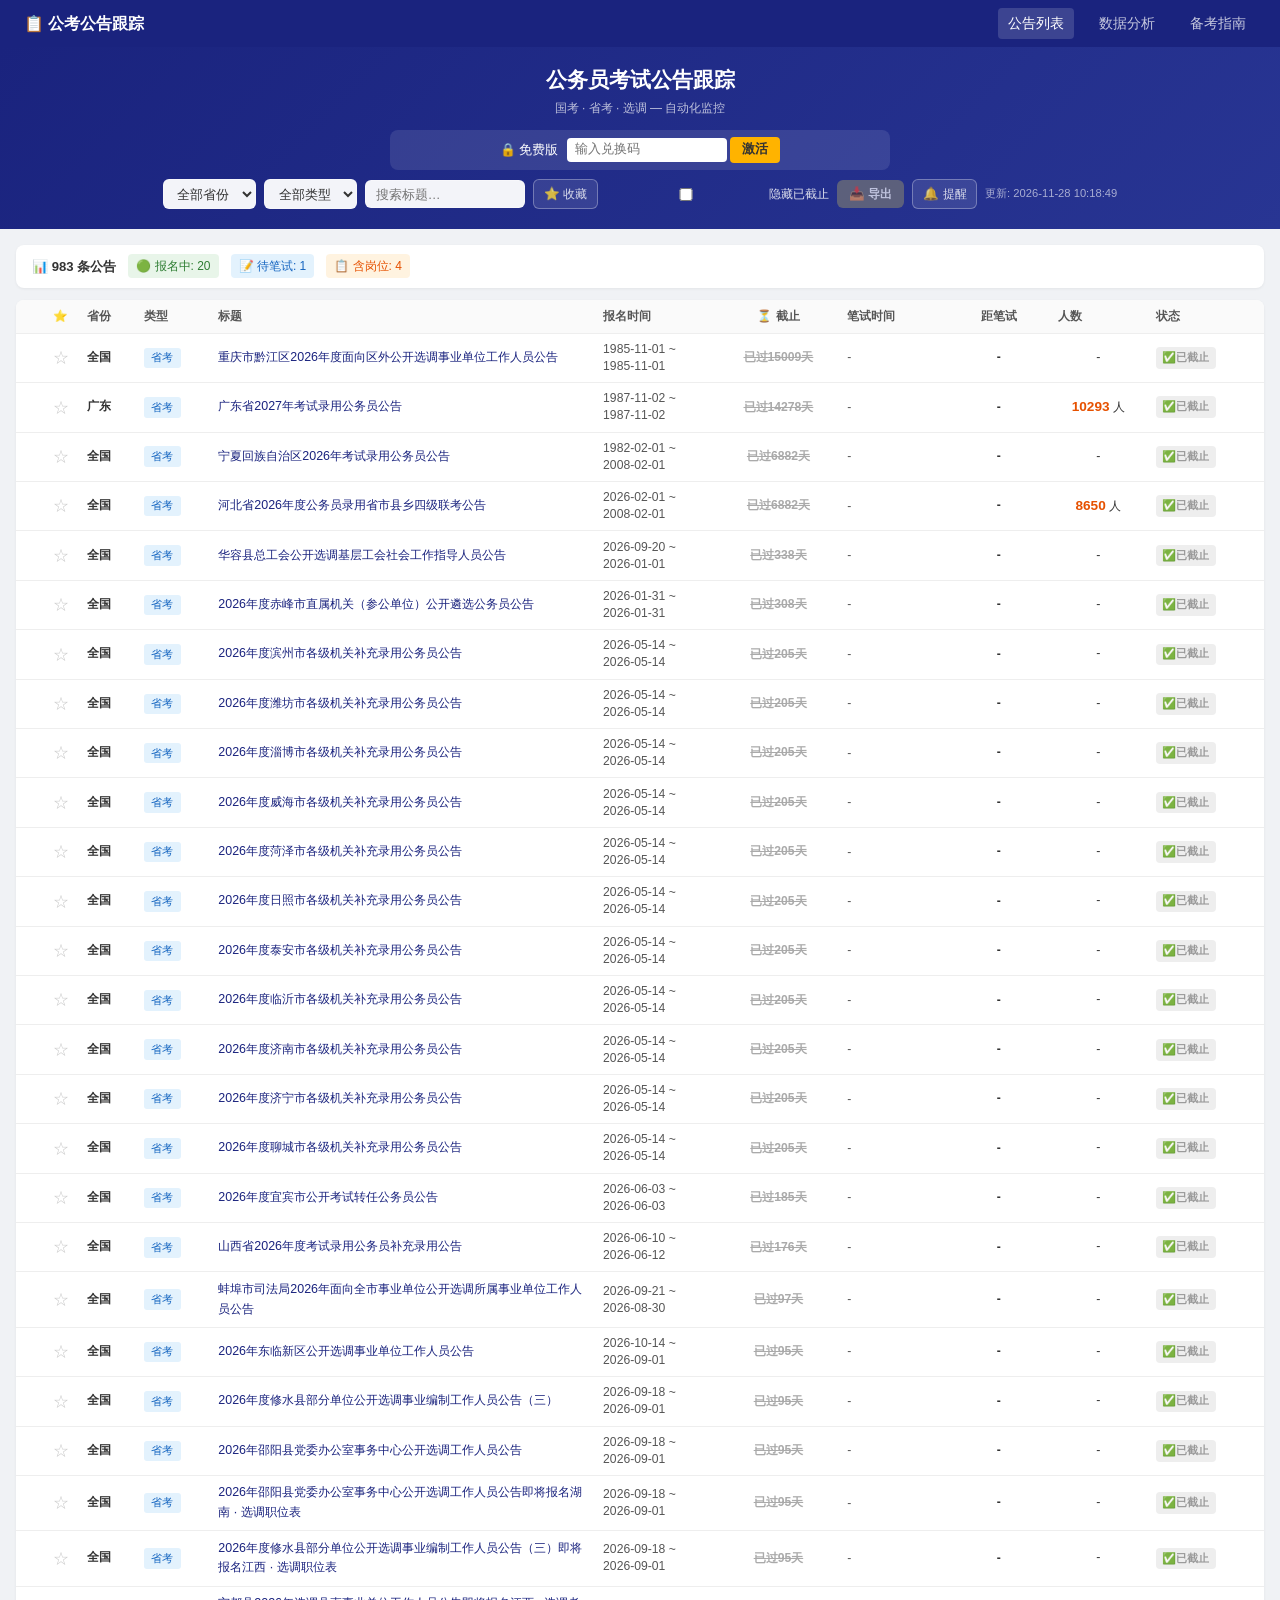
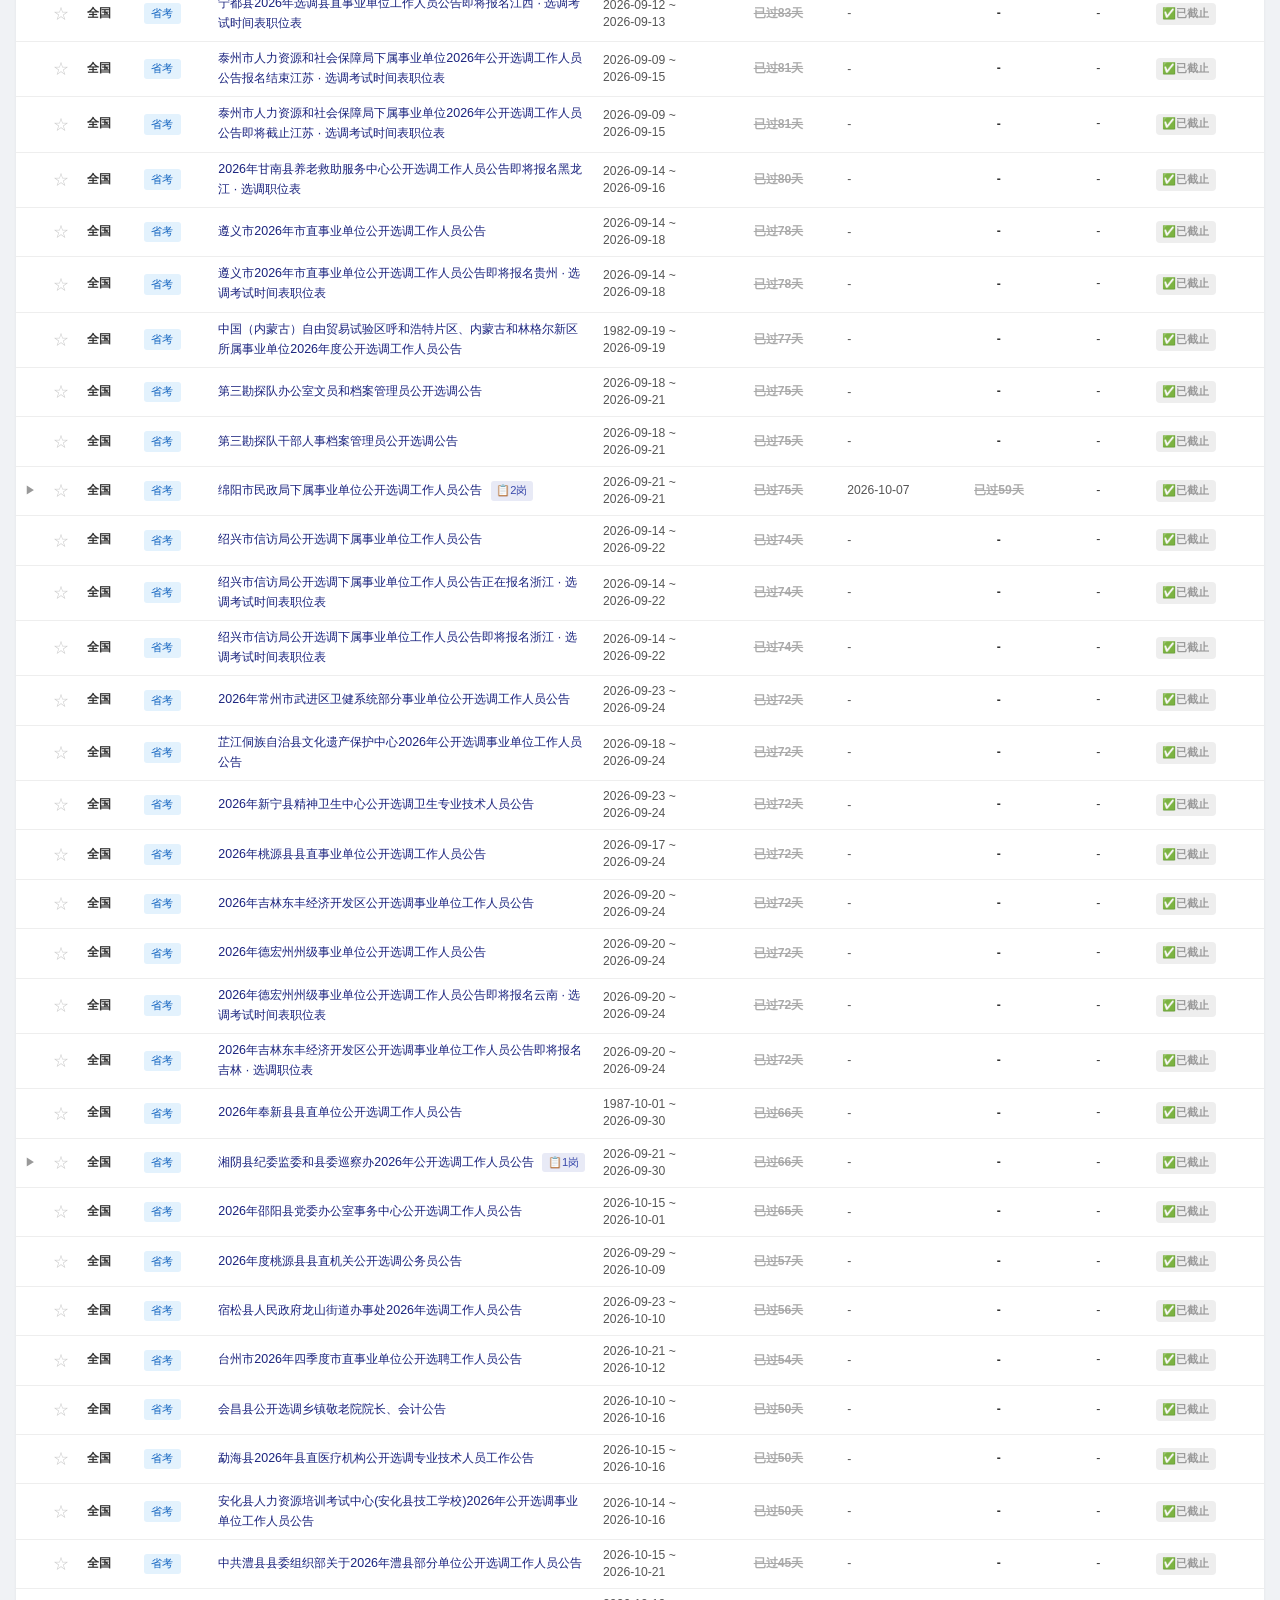
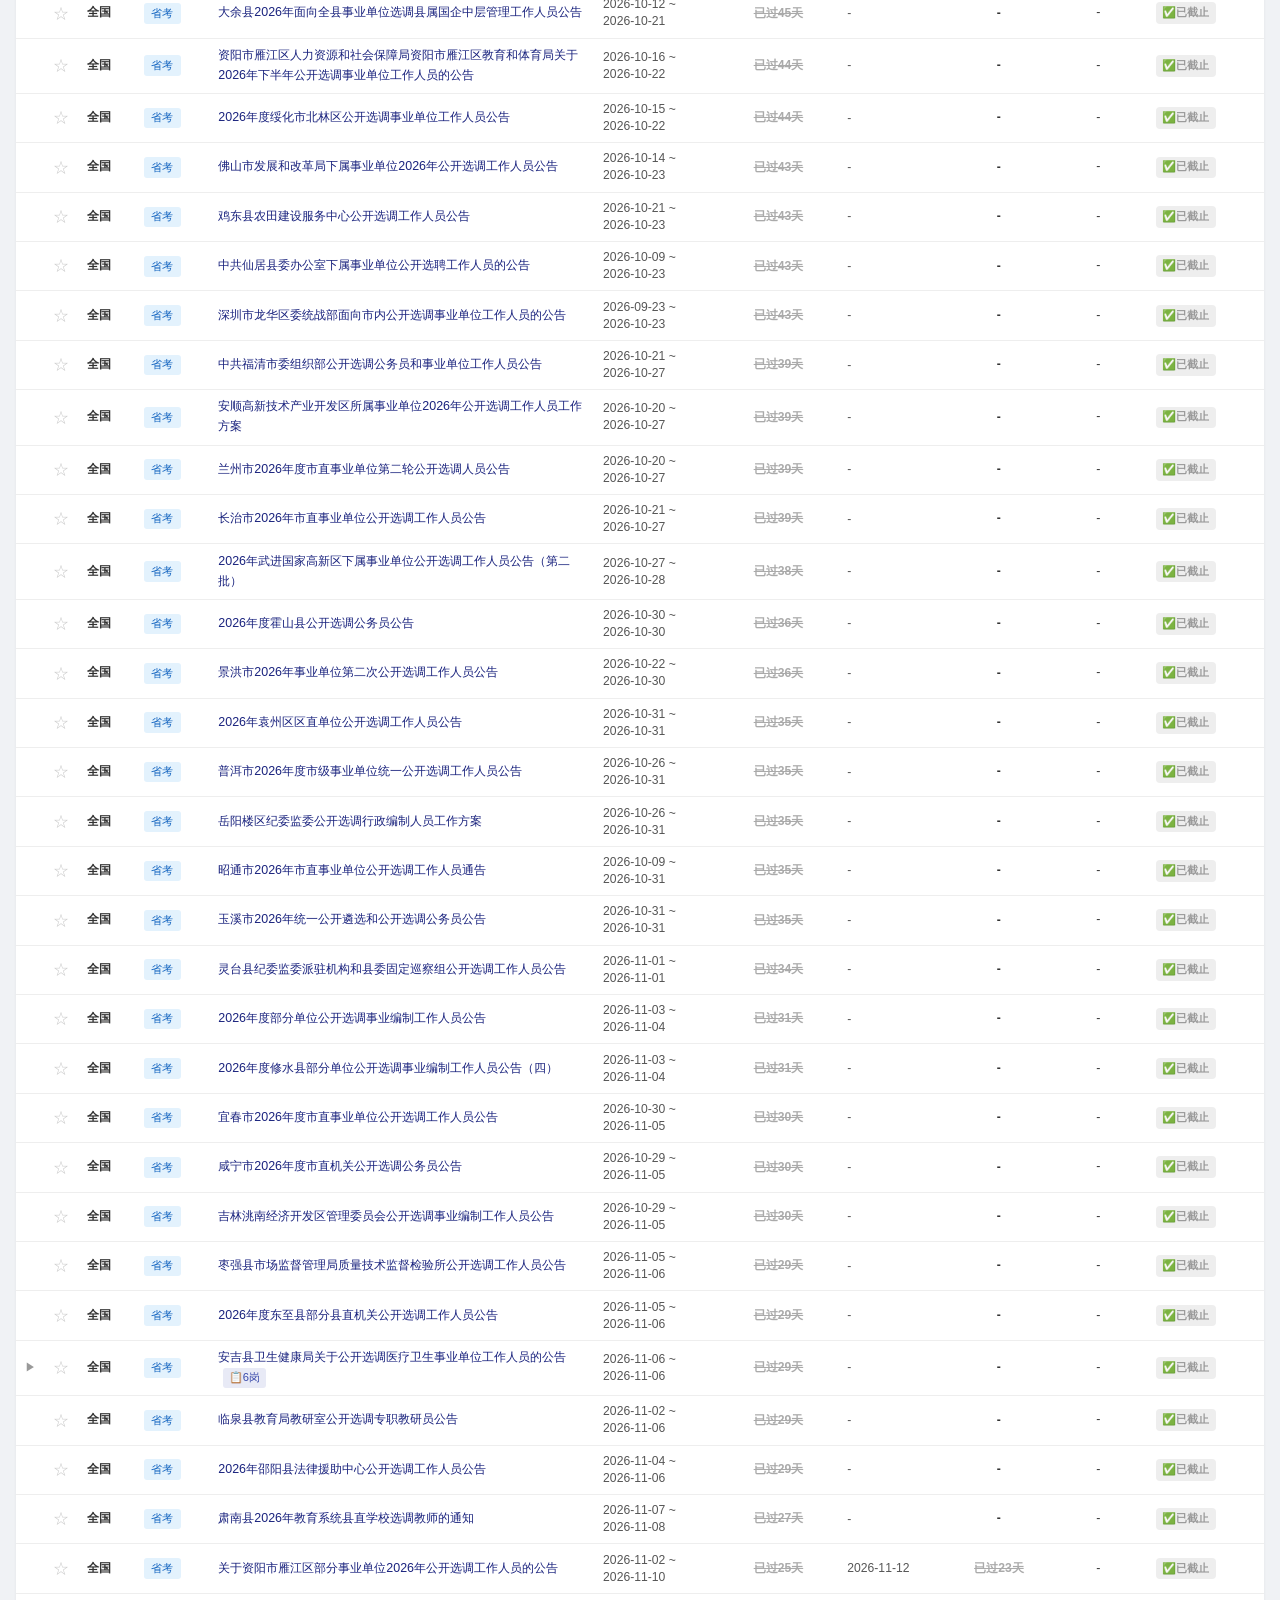
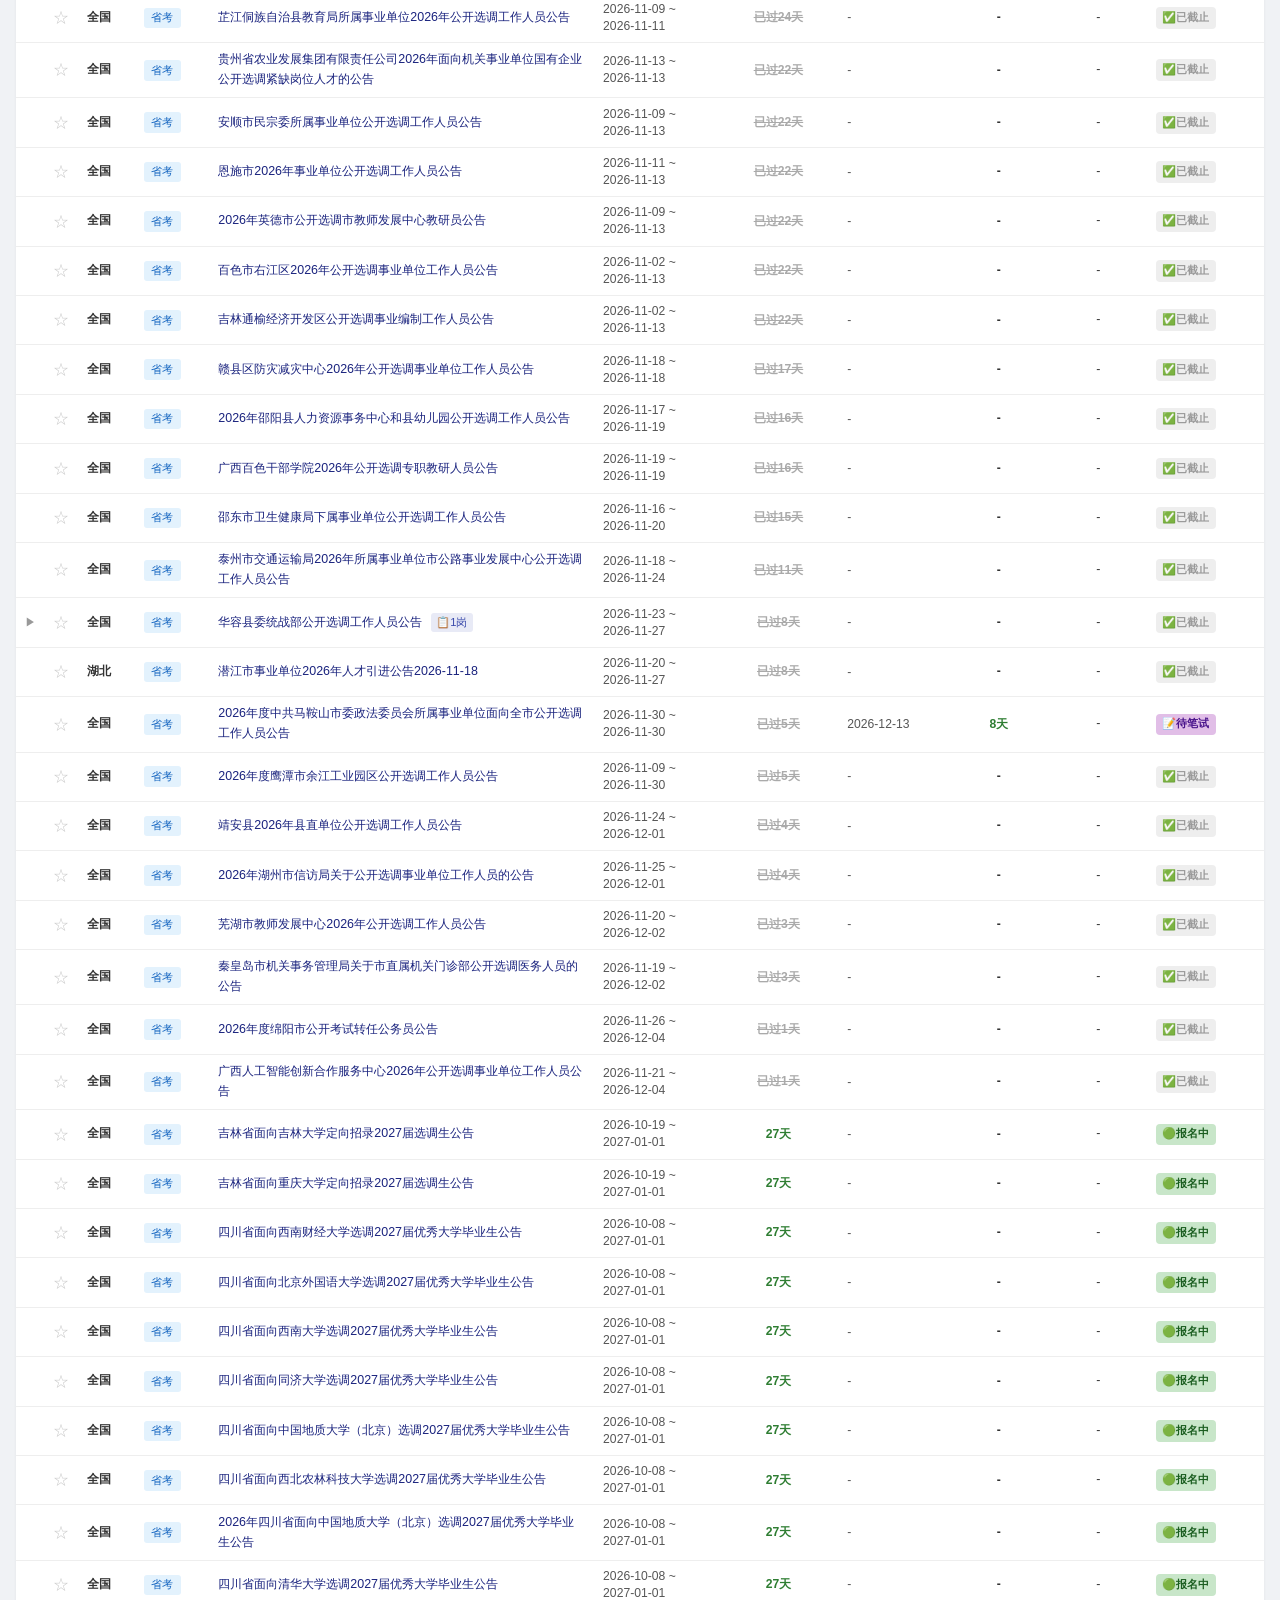
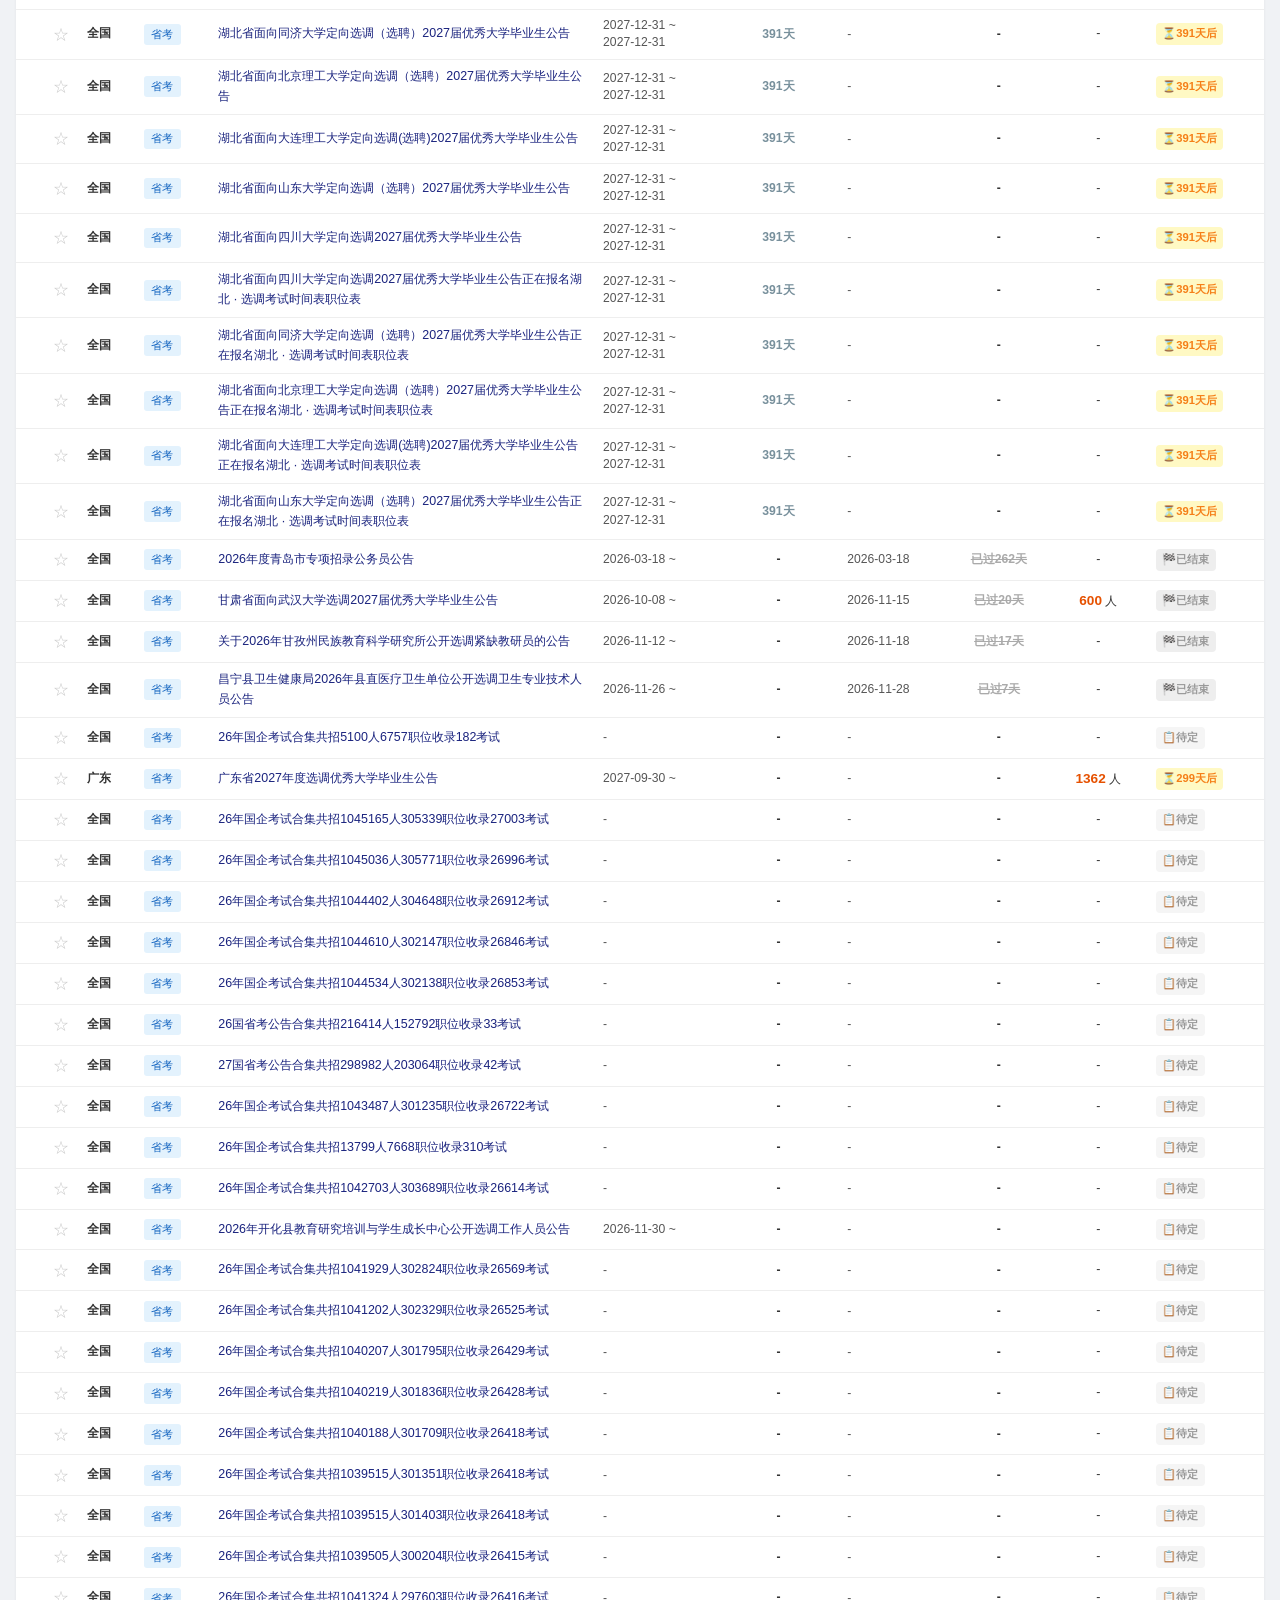
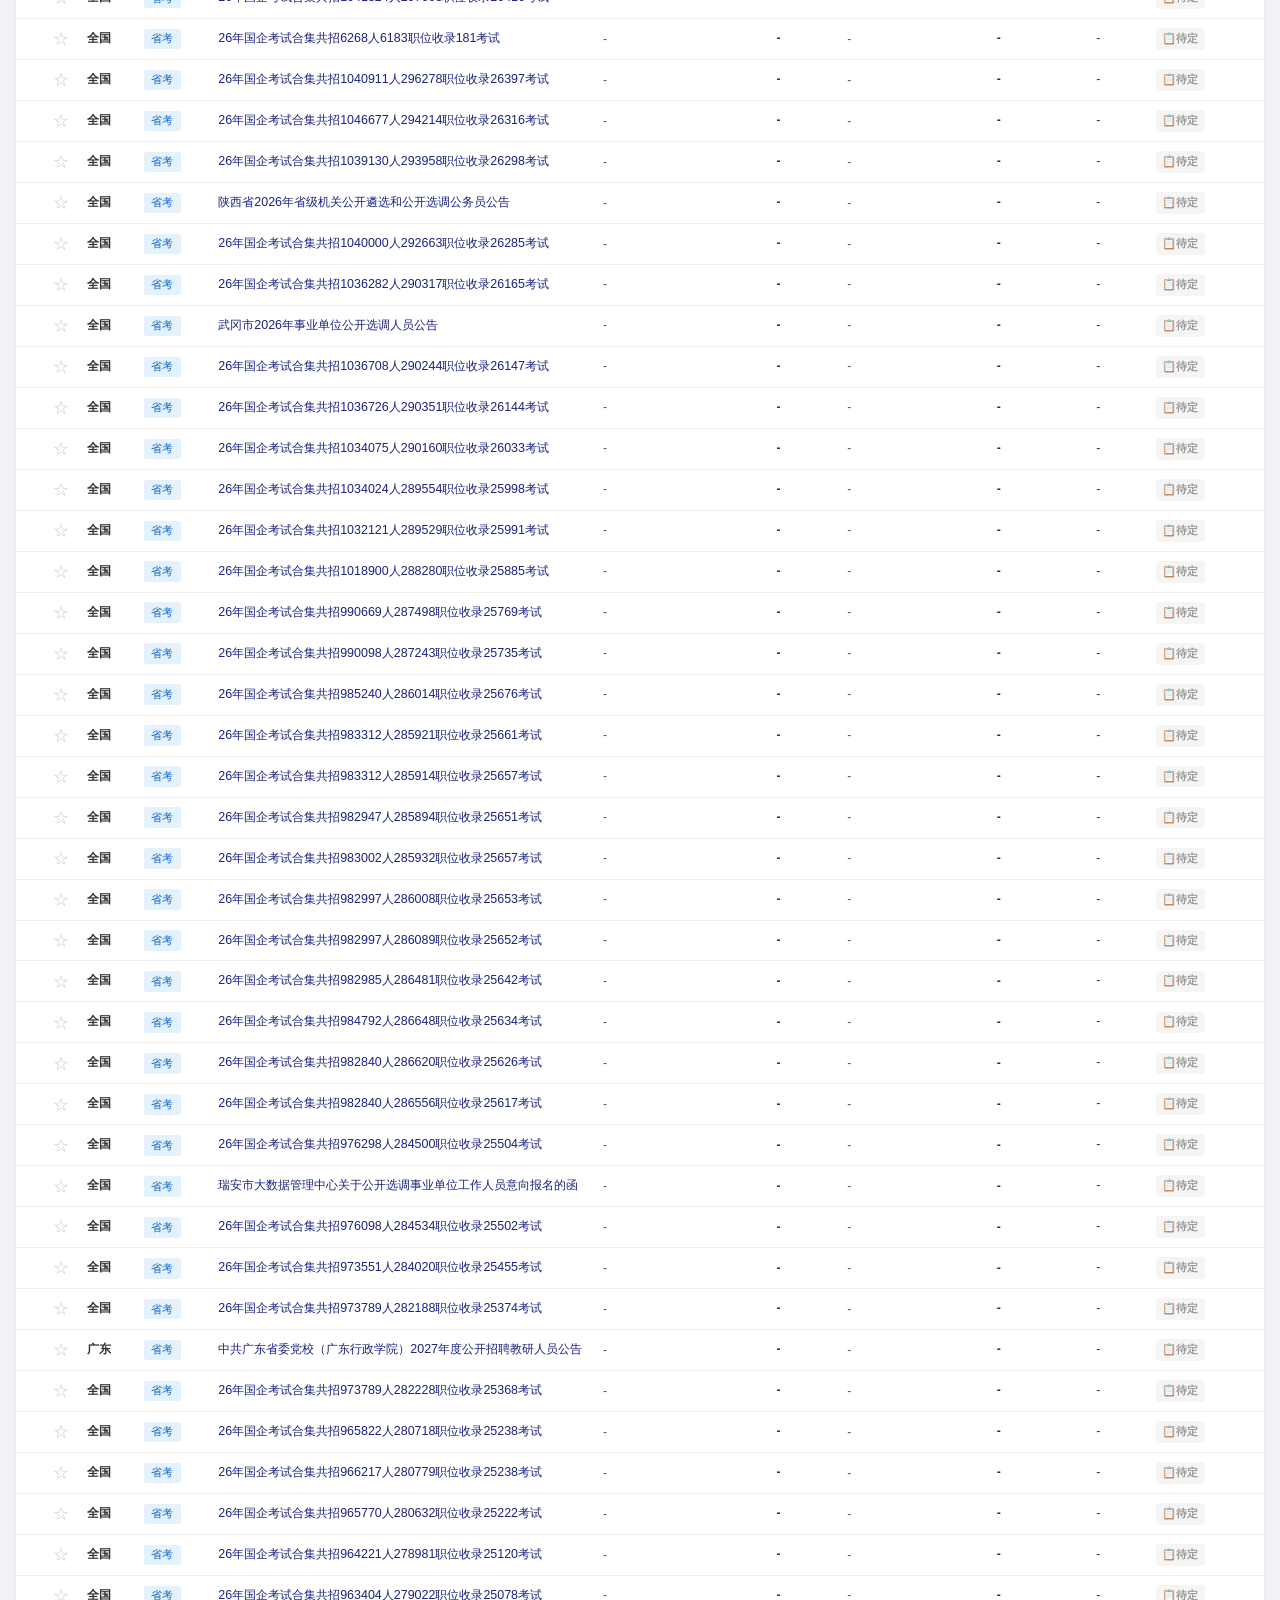
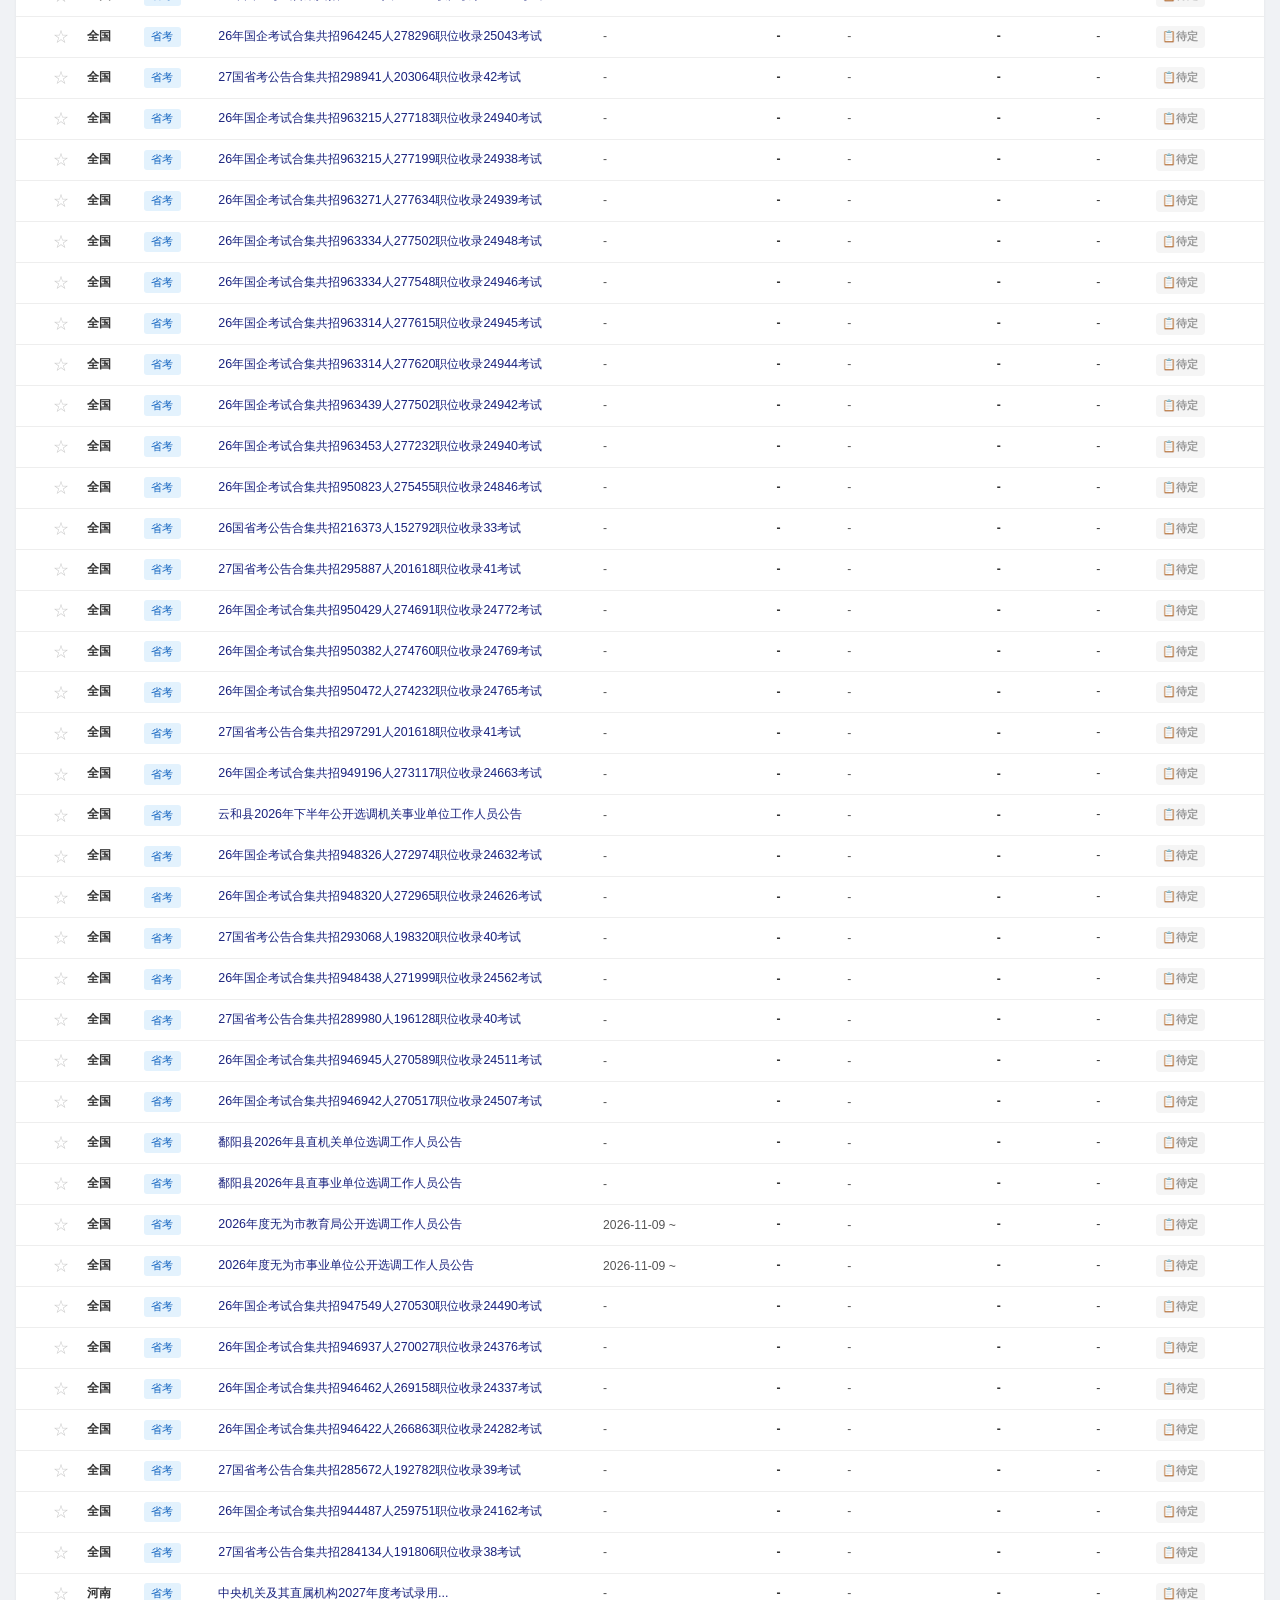
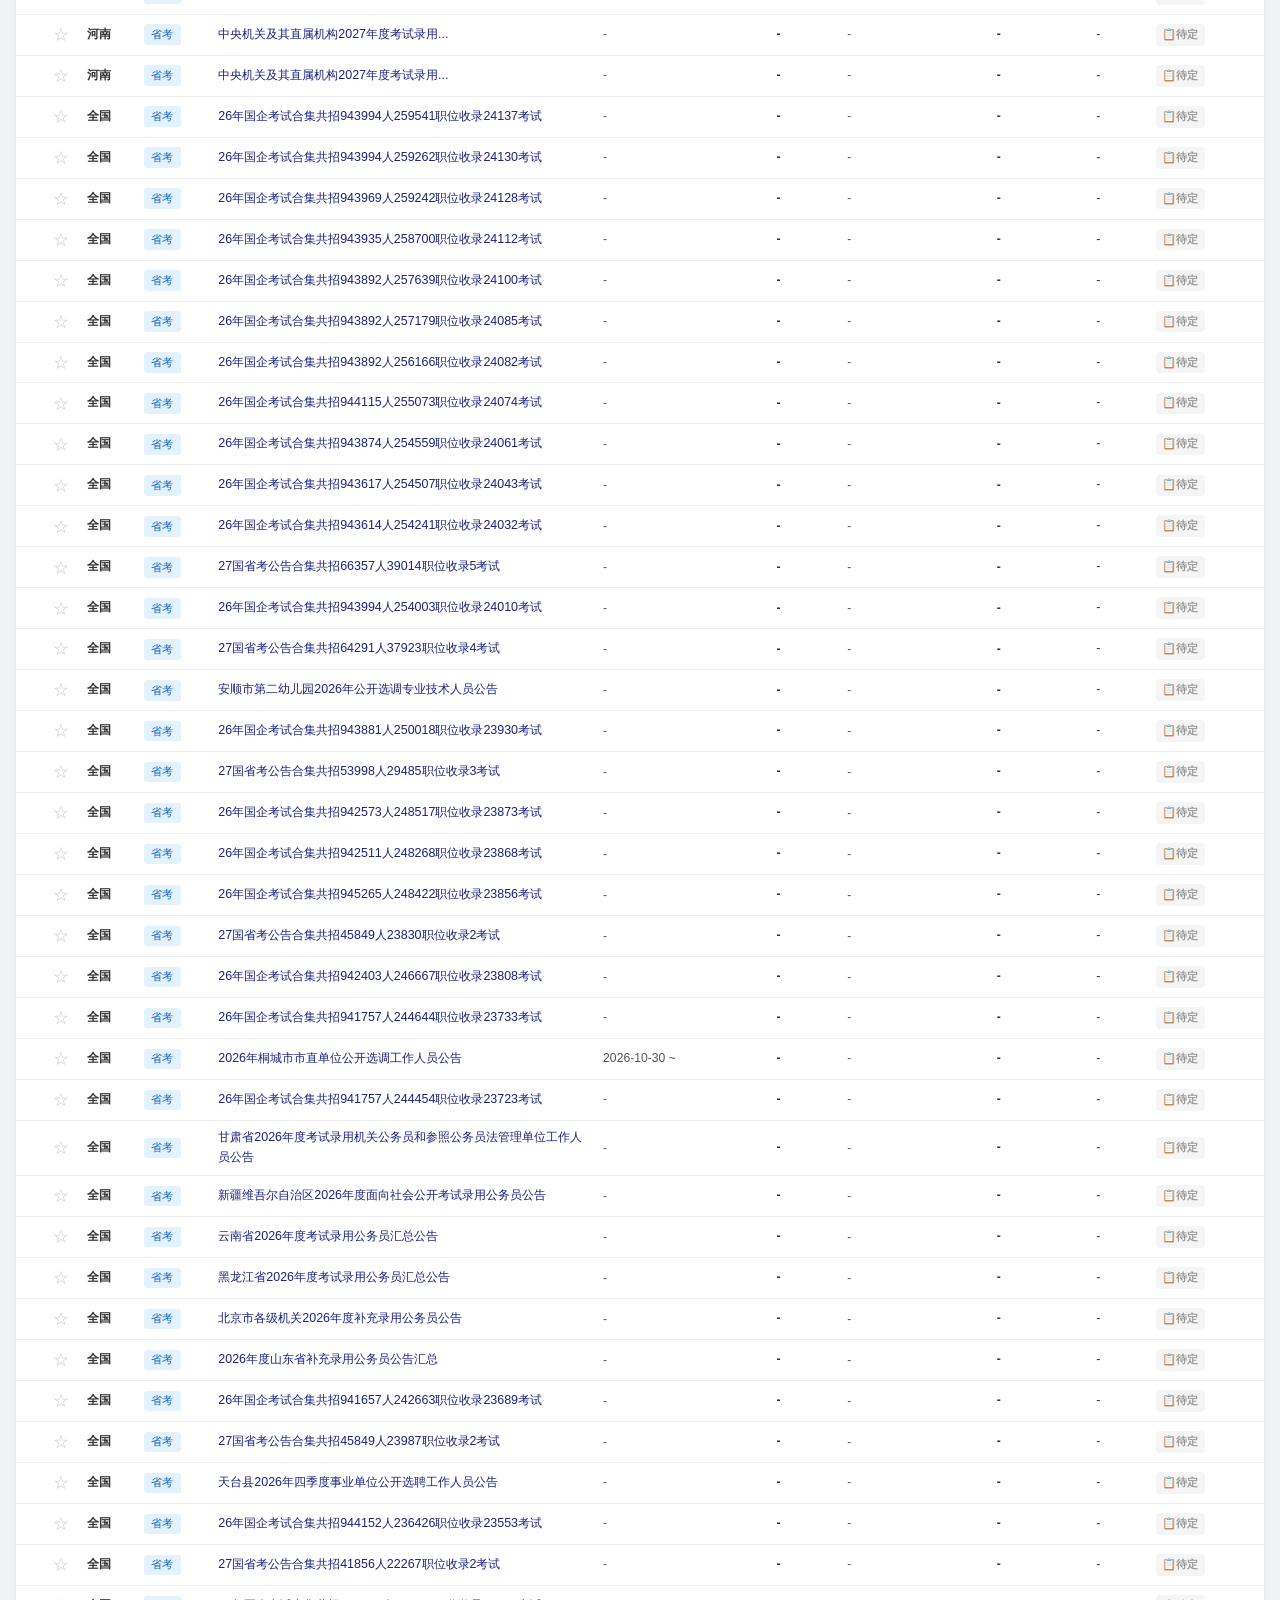
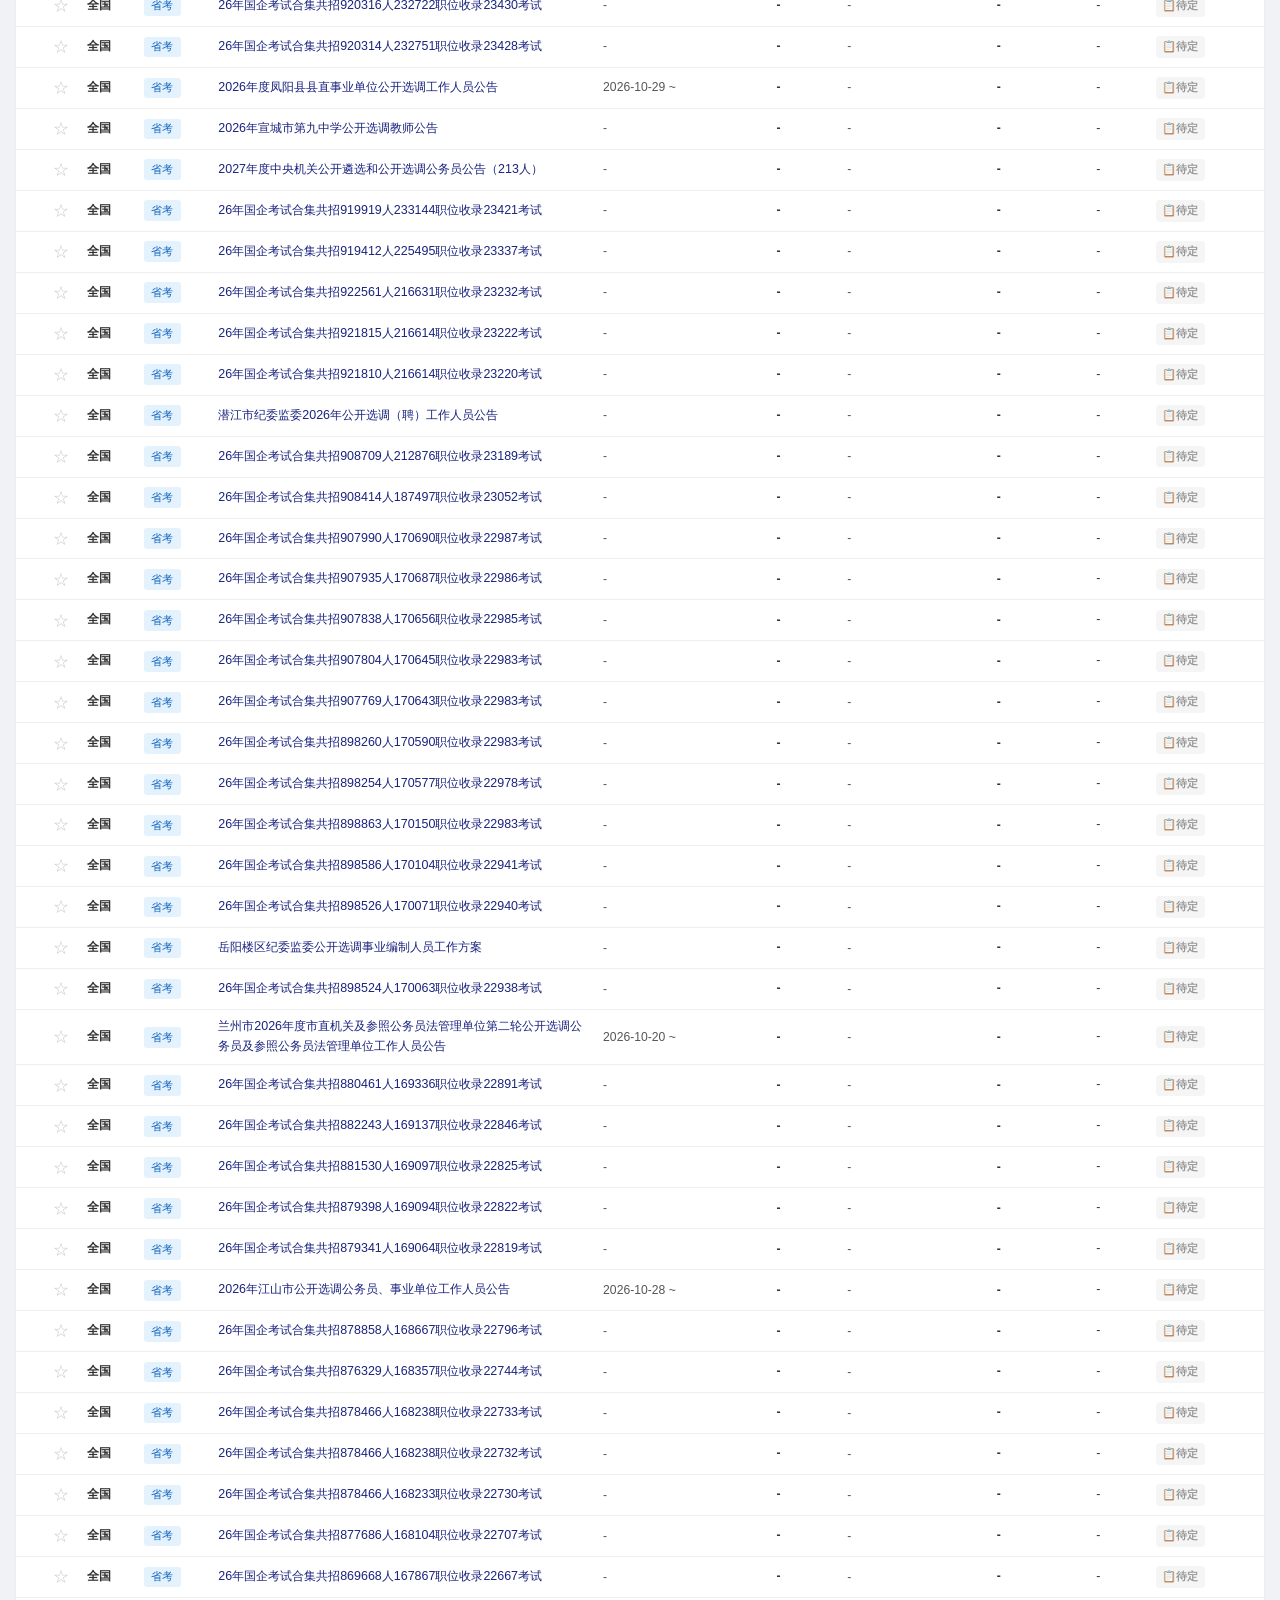
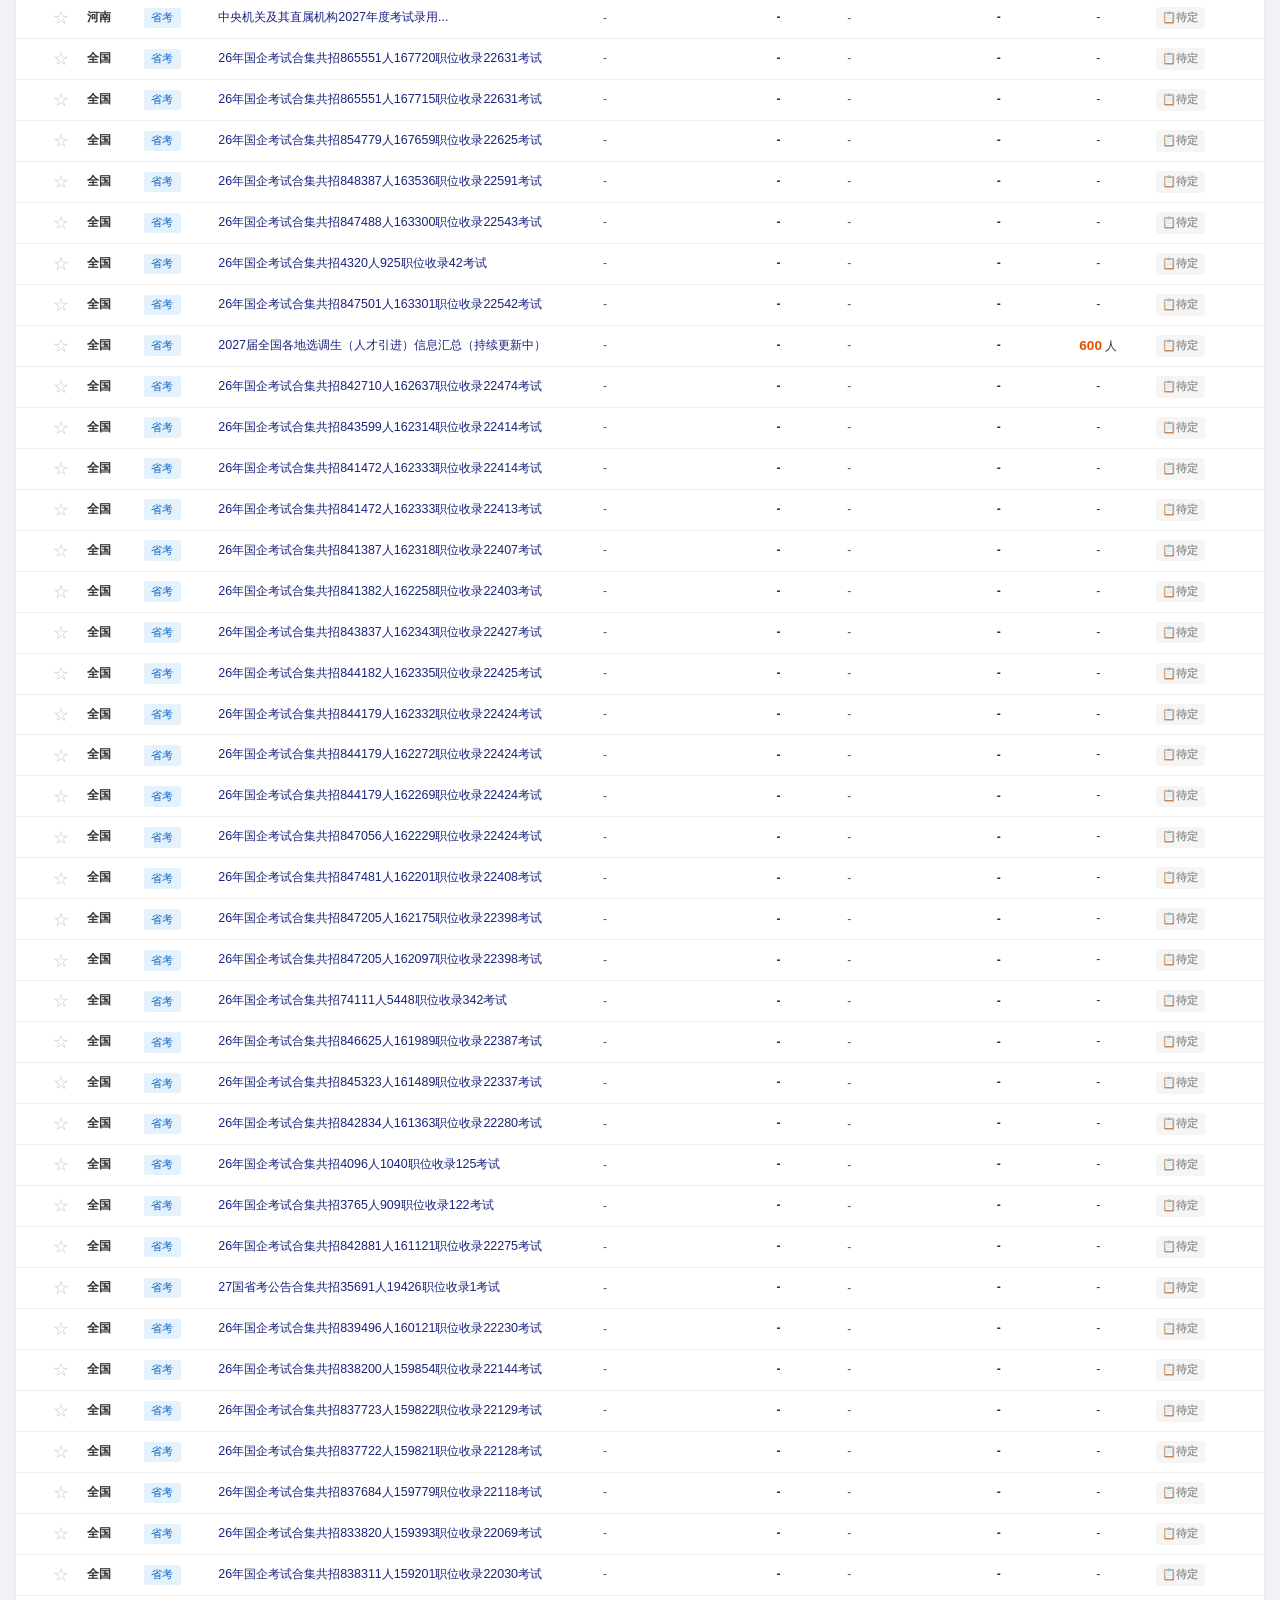
<file: web/index.html>
<!DOCTYPE html>
<html lang="zh-CN">
<head>
<meta charset="UTF-8">
<meta name="viewport" content="width=device-width, initial-scale=1.0">
<title>公务员考试公告跟踪</title>
<link rel="stylesheet" href="style.css">
</head>
<body>

<nav class="top-nav">
  <span class="nav-brand">📋 公考公告跟踪</span>
  <div class="nav-links">
    <a href="index.html" class="nav-active">公告列表</a>
    <a href="analysis.html">数据分析</a>
    <a href="guide.html">备考指南</a>
  </div>
</nav>

<header>
  <h1>公务员考试公告跟踪</h1>
  <p class="subtitle">国考 · 省考 · 选调 — 自动化监控</p>

  <div class="activate-bar" id="activate-bar">
    <span id="activate-status">🔒 免费版</span>
    <span id="activate-input-area">
      <input type="text" id="activate-code" placeholder="输入兑换码" maxlength="20">
      <button id="activate-btn" onclick="activateCode()">激活</button>
    </span>
    <span id="activate-done" style="display:none">✅ 已激活</span>
  </div>

  <div class="toolbar">
    <select id="filter-province"><option value="">全部省份</option></select>
    <select id="filter-type"><option value="">全部类型</option></select>
    <input type="text" id="filter-search" placeholder="搜索标题…">
    <button id="filter-star" class="btn-star" onclick="toggleStarFilter()">⭐ 收藏</button>
    <label class="toggle-label"><input type="checkbox" id="toggle-completed"> 隐藏已截止</label>
    <button id="export-btn" class="btn-export" onclick="exportCSV()">📥 导出</button>
    <button id="notify-btn" class="btn-notify" onclick="toggleNotify()" title="开启截止提醒">🔔 提醒</button>
    <span class="update-time" id="update-time"></span>
  </div>
</header>

<main>
  <div class="stats-bar" id="stats-bar"></div>
  <div id="notify-banner" style="display:none"></div>
  <table id="notice-table">
    <thead>
      <tr>
        <th class="expand-col"></th>
        <th class="star-col">⭐</th>
        <th>省份</th>
        <th>类型</th>
        <th>标题</th>
        <th>报名时间</th>
        <th class="countdown-col">⏳ 截止</th>
        <th>笔试时间</th>
        <th class="countdown-col">距笔试</th>
        <th>人数</th>
        <th>状态</th>
      </tr>
    </thead>
    <tbody id="notice-body"><tr><td colspan="11" class="loading">加载数据中…</td></tr></tbody>
  </table>
</main>

<footer>
  <p>数据自动更新 · 来源：各省人事考试网、国家公务员局、粉笔网</p>
</footer>

<script>
// ═══════════════════════════════════════════
// 兑换码系统
// ═══════════════════════════════════════════
let isPremium = false;
let codes = [];
fetch('codes.json').then(r=>r.json()).then(d=>{codes=d.codes||[]}).catch(()=>{});
(function(){if(localStorage.getItem('gwy_premium_hash'))isPremium=true;updatePremiumUI()})();

async function activateCode(){
  const input=document.getElementById('activate-code').value.trim();
  if(!input)return alert('请输入兑换码');
  const hash=await sha256(input);
  if(codes.find(c=>c.hash===hash)){localStorage.setItem('gwy_premium_hash',hash);isPremium=true;updatePremiumUI();alert('🎉 激活成功！');}
  else alert('❌ 无效的兑换码');
}
function updatePremiumUI(){
  document.getElementById('activate-status').textContent=isPremium?'✅ 付费版':'🔒 免费版';
  document.getElementById('activate-input-area').style.display=isPremium?'none':'';
  document.getElementById('activate-done').style.display=isPremium?'':'none';
  document.getElementById('export-btn').className=isPremium?'btn-export':'btn-export locked';
}
async function sha256(m){const b=new TextEncoder().encode(m);const h=await crypto.subtle.digest('SHA-256',b);return Array.from(new Uint8Array(h)).map(x=>x.toString(16).padStart(2,'0')).join('')}

// ═══════════════════════════════════════════
// 收藏系统
// ═══════════════════════════════════════════
let bookmarks = new Set(JSON.parse(localStorage.getItem('gwy_bookmarks')||'[]'));
let starFilterOn = false;

function saveBookmarks(){localStorage.setItem('gwy_bookmarks',JSON.stringify([...bookmarks]))}
function toggleBookmark(id,ev){ev.stopPropagation();bookmarks.has(id)?bookmarks.delete(id):bookmarks.add(id);saveBookmarks();renderTable()}
function toggleStarFilter(){starFilterOn=!starFilterOn;document.getElementById('filter-star').className=starFilterOn?'btn-star active':'btn-star';renderTable()}

// ═══════════════════════════════════════════
// 浏览器通知
// ═══════════════════════════════════════════
let notifyEnabled = localStorage.getItem('gwy_notify')==='1';
updateNotifyBtn();

function toggleNotify(){
  if(!notifyEnabled){
    if(!('Notification' in window))return alert('你的浏览器不支持通知');
    Notification.requestPermission().then(p=>{
      if(p==='granted'){notifyEnabled=true;localStorage.setItem('gwy_notify','1');updateNotifyBtn();checkDeadlines()}
      else alert('需要允许通知权限才能使用提醒功能');
    });
  }else{notifyEnabled=false;localStorage.setItem('gwy_notify','0');updateNotifyBtn()}
}
function updateNotifyBtn(){
  const b=document.getElementById('notify-btn');
  b.className=notifyEnabled?'btn-notify active':'btn-notify';
  b.title=notifyEnabled?'提醒已开启':'点击开启截止提醒';
}
function checkDeadlines(){
  if(!notifyEnabled||!isPremium)return;
  const now=new Date();
  allNotices.forEach(n=>{
    if(!n.apply_end||bookmarks.has(n.id))return; // 收藏的才提醒
    if(!bookmarks.has(n.id))return;
    const d=parseDate(n.apply_end);if(!d)return;
    const diff=Math.ceil((d-now)/86400000);
    if(diff>=0&&diff<=3){
      new Notification(`⏰ 报名即将截止`,{body:`${n.province}·${n.exam_type}: ${n.title.slice(0,40)}...\n截止: ${n.apply_end}`,icon:'📋'});
    }
  });
}

// ═══════════════════════════════════════════
// 数据加载
// ═══════════════════════════════════════════
let allNotices=[],allStats={},now=new Date(),expandedRows=new Set();
fetch('data.json').then(r=>r.json()).then(data=>{
  now=new Date();allNotices=data.notices||[];allStats=data.stats||{};
  document.getElementById('update-time').textContent='更新: '+(data.updated_at||'-');
  initFilters();renderStats();renderTable();
  setTimeout(checkDeadlines,2000);
}).catch(e=>{document.getElementById('notice-body').innerHTML='<tr><td colspan="11" class="error">❌ 数据加载失败</td></tr>'});

function initFilters(){
  [...new Set(allNotices.map(n=>n.province))].sort().forEach(p=>{const o=document.createElement('option');o.value=p;o.textContent=p;document.getElementById('filter-province').appendChild(o)});
  [...new Set(allNotices.map(n=>n.exam_type))].sort().forEach(t=>{const o=document.createElement('option');o.value=t;o.textContent=t;document.getElementById('filter-type').appendChild(o)});
  document.getElementById('filter-province').addEventListener('change',renderTable);
  document.getElementById('filter-type').addEventListener('change',renderTable);
  document.getElementById('filter-search').addEventListener('input',renderTable);
  document.getElementById('toggle-completed').addEventListener('change',renderTable);
}

function renderStats(){
  const bar=document.getElementById('stats-bar');
  if(!allStats.total){bar.innerHTML='<span>暂无公告数据</span>';return}
  let aR=0,uE=0,wP=0,bM=bookmarks.size;
  allNotices.forEach(n=>{if(n.apply_end&&new Date(n.apply_end)>=now)aR++;if(n.written_exam&&new Date(n.written_exam)>now)uE++;if(n.position_count>0)wP++});
  bar.innerHTML=[
    `<span class="stat-main">📊 <strong>${allStats.total}</strong> 条公告</span>`,
    `<span class="stat-tag green">🟢 报名中: ${aR}</span>`,
    `<span class="stat-tag blue">📝 待笔试: ${uE}</span>`,
    `<span class="stat-tag orange">📋 含岗位: ${wP}</span>`,
    bM>0?`<span class="stat-tag yellow">⭐ 收藏: ${bM}</span>`:'',
  ].join('');
}

// ═══════════════════════════════════════════
// 工具函数
// ═══════════════════════════════════════════
function parseDate(s){if(!s)return null;const d=new Date(s+'T00:00:00+08:00');return isNaN(d.getTime())?null:d}
function countdown(ds){if(!ds)return{text:'-',cls:''};const t=parseDate(ds);if(!t)return{text:'-',cls:''};const diff=Math.ceil((t-now)/86400000);if(diff<0)return{text:`已过${Math.abs(diff)}天`,cls:'expired'};if(diff===0)return{text:'⚠️今天',cls:'urgent'};if(diff<=3)return{text:`⏰${diff}天`,cls:'urgent'};if(diff<=7)return{text:`📌${diff}天`,cls:'soon'};if(diff<=30)return{text:`${diff}天`,cls:'normal'};return{text:`${diff}天`,cls:'far'}}
function getStatus(n){const ae=parseDate(n.apply_end),as=parseDate(n.apply_start),ex=parseDate(n.written_exam);if(as&&ae&&now>=as&&now<=ae){const dl=Math.ceil((ae-now)/86400000);return dl<=3?{text:'🔥即将截止',cls:'status-urgent'}:{text:'🟢报名中',cls:'status-open'}}if(as&&now<as)return{text:`⏳${Math.ceil((as-now)/86400000)}天后`,cls:'status-upcoming'};if(ae&&now>ae&&ex&&now<ex)return{text:'📝待笔试',cls:'status-exam'};if(ae&&now>ae)return{text:'✅已截止',cls:'status-done'};if(ex&&now>ex)return{text:'🏁已结束',cls:'status-done'};return{text:'📋待定',cls:'status-tbd'}}
function esc(s){if(!s)return'';const d=document.createElement('div');d.textContent=s;return d.innerHTML}

// ═══════════════════════════════════════════
// 表格渲染
// ═══════════════════════════════════════════
function renderTable(){
  const prov=document.getElementById('filter-province').value;
  const type=document.getElementById('filter-type').value;
  const search=document.getElementById('filter-search').value.toLowerCase();
  const hideDone=document.getElementById('toggle-completed').checked;

  let filtered=[...allNotices];
  if(prov)filtered=filtered.filter(n=>n.province===prov);
  if(type)filtered=filtered.filter(n=>n.exam_type===type);
  if(search)filtered=filtered.filter(n=>n.title.toLowerCase().includes(search));
  if(hideDone)filtered=filtered.filter(n=>{const st=getStatus(n);return!['✅已截止','🏁已结束'].some(s=>st.text.includes(s))});
  if(starFilterOn)filtered=filtered.filter(n=>bookmarks.has(n.id));

  // 排序：收藏的优先，然后按截止日期
  filtered.sort((a,b)=>{
    if(bookmarks.has(a.id)&&!bookmarks.has(b.id))return -1;
    if(!bookmarks.has(a.id)&&bookmarks.has(b.id))return 1;
    const da=parseDate(a.apply_end),db=parseDate(b.apply_end);
    if(da&&db)return da-db;if(da)return-1;if(db)return 1;
    const ea=parseDate(a.written_exam),eb=parseDate(b.written_exam);
    if(ea&&eb)return ea-eb;if(ea)return-1;if(eb)return 1;
    return 0;
  });

  const tbody=document.getElementById('notice-body');
  if(!filtered.length){tbody.innerHTML='<tr><td colspan="11" class="empty">暂无匹配公告</td></tr>';return}

  tbody.innerHTML=filtered.map(n=>{
    const cdEnd=countdown(n.apply_end),cdExam=countdown(n.written_exam);
    const st=getStatus(n),hasPos=(n.position_count||0)>0;
    const starred=bookmarks.has(n.id);
    const expanded=expandedRows.has(n.id);

    return `
    <tr class="notice-row">
      <td class="expand-cell">${hasPos?`<span class="expand-icon" id="icon-${n.id}" onclick="event.stopPropagation();toggleRow(${n.id})">${expanded?'▼':'▶'}</span>`:''}</td>
      <td class="star-cell"><span class="star-icon ${starred?'starred':''}" onclick="toggleBookmark(${n.id},event)">${starred?'★':'☆'}</span></td>
      <td class="province">${esc(n.province)}</td>
      <td><span class="badge badge-${n.exam_type}">${esc(n.exam_type)}</span></td>
      <td class="title">
        <a href="${esc(n.source_url)}" target="_blank" rel="noopener" onclick="event.stopPropagation()">${esc(n.title)}</a>
        ${hasPos?`<span class="pos-badge">📋${n.position_count}岗</span>`:''}
      </td>
      <td class="date-cell">${n.apply_start?esc(n.apply_start)+' ~<br>'+esc(n.apply_end||''):'-'}</td>
      <td class="countdown-cell ${cdEnd.cls}">${cdEnd.text}</td>
      <td class="date-cell">${esc(n.written_exam||'-')}</td>
      <td class="countdown-cell ${cdExam.cls}">${cdExam.text}</td>
      <td class="count-cell">${n.recruit_count?'<strong>'+esc(String(n.recruit_count))+'</strong> 人':'-'}</td>
      <td><span class="status-tag ${st.cls}">${st.text}</span></td>
    </tr>
    <tr class="position-row" id="pos-${n.id}" style="display:${expanded?'':'none'}">
      <td colspan="11"><div class="position-panel" id="panel-${n.id}"></div></td>
    </tr>`;
  }).join('');
}

// ═══════════════════════════════════════════
// 职位展开 + 筛选
// ═══════════════════════════════════════════
async function toggleRow(noticeId){
  if(expandedRows.has(noticeId)){expandedRows.delete(noticeId);document.getElementById(`pos-${noticeId}`).style.display='none';document.getElementById(`icon-${noticeId}`).textContent='▶';return}
  const notice=allNotices.find(n=>n.id===noticeId);
  if(!notice||!notice.positions||!notice.positions.length)return;
  expandedRows.add(noticeId);
  document.getElementById(`pos-${noticeId}`).style.display='';
  document.getElementById(`icon-${noticeId}`).textContent='▼';
  const panel=document.getElementById(`panel-${noticeId}`);
  if(panel.innerHTML)return; // 已渲染

  if(!isPremium&&notice.positions.length>5){
    panel.innerHTML=`<div class="premium-blur">🔒 付费版可查看全部 ${notice.positions.length} 个岗位详情<br><small>输入兑换码解锁 + 职位智能筛选</small></div>`;return;
  }
  renderPositionPanel(panel,notice);
}

function renderPositionPanel(panel,notice){
  const pos=notice.positions;
  const cols=['position_code','dept_name','position_name','recruit_num','education','major','experience','political_status','other_requirements'];
  const colNames={position_code:'职位代码',dept_name:'招录单位',position_name:'职位名称',recruit_num:'人数',education:'学历',major:'专业',experience:'基层经验',political_status:'政治面貌',other_requirements:'其他'};

  let html='<div class="pos-toolbar">';
  html+='<input type="text" class="pos-filter" placeholder="🔍 筛选岗位（输入关键词，如 本科/法学/党员）" oninput="filterPositions('+notice.id+',this.value)">';
  html+='<span class="pos-count">共 '+pos.length+' 个岗位</span></div>';
  html+='<div class="pos-table-wrap"><table class="pos-table" id="postable-'+notice.id+'"><thead><tr>';
  cols.forEach(c=>{html+=`<th>${colNames[c]||c}</th>`});
  html+='</tr></thead><tbody>';
  pos.forEach((p,i)=>{
    html+=`<tr class="pos-tr" data-pos-text="${esc(Object.values(p).join(' ').toLowerCase())}">`;
    cols.forEach(c=>{html+=`<td>${esc(String(p[c]||'-'))}</td>`});
    html+='</tr>';
  });
  html+='</tbody></table></div>';
  panel.innerHTML=html;
}

function filterPositions(noticeId,query){
  const q=query.toLowerCase();
  document.querySelectorAll('#postable-'+noticeId+' .pos-tr').forEach(tr=>{
    tr.style.display=(!q||tr.dataset.posText.includes(q))?'':'none';
  });
  // 更新计数
  const visible=document.querySelectorAll('#postable-'+noticeId+' .pos-tr:not([style*="display: none"])').length;
  const countEl=document.querySelector('#pos-'+noticeId+' .pos-count');
  if(countEl){const total=document.querySelectorAll('#postable-'+noticeId+' .pos-tr').length;countEl.textContent='显示 '+visible+'/'+total+' 个岗位'}
}

// ═══════════════════════════════════════════
// CSV 导出 (付费)
// ═══════════════════════════════════════════
function exportCSV(){
  if(!isPremium){alert('🔒 导出CSV是付费功能');return}
  const rows=[['省份','类型','标题','报名开始','报名截止','笔试时间','招录人数','发布单位','原文链接']];
  allNotices.forEach(n=>{rows.push([n.province,n.exam_type,n.title,n.apply_start||'',n.apply_end||'',n.written_exam||'',n.recruit_count||'',n.publish_dept||'',n.source_url||''])});
  const csv='﻿'+rows.map(r=>r.map(c=>'"'+String(c).replace(/"/g,'""')+'"').join(',')).join('\n');
  const b=new Blob([csv],{type:'text/csv;charset=utf-8'});const a=document.createElement('a');
  a.href=URL.createObjectURL(b);a.download='公考公告_'+new Date().toISOString().slice(0,10)+'.csv';a.click();
}
</script>
</body>
</html>
</file>
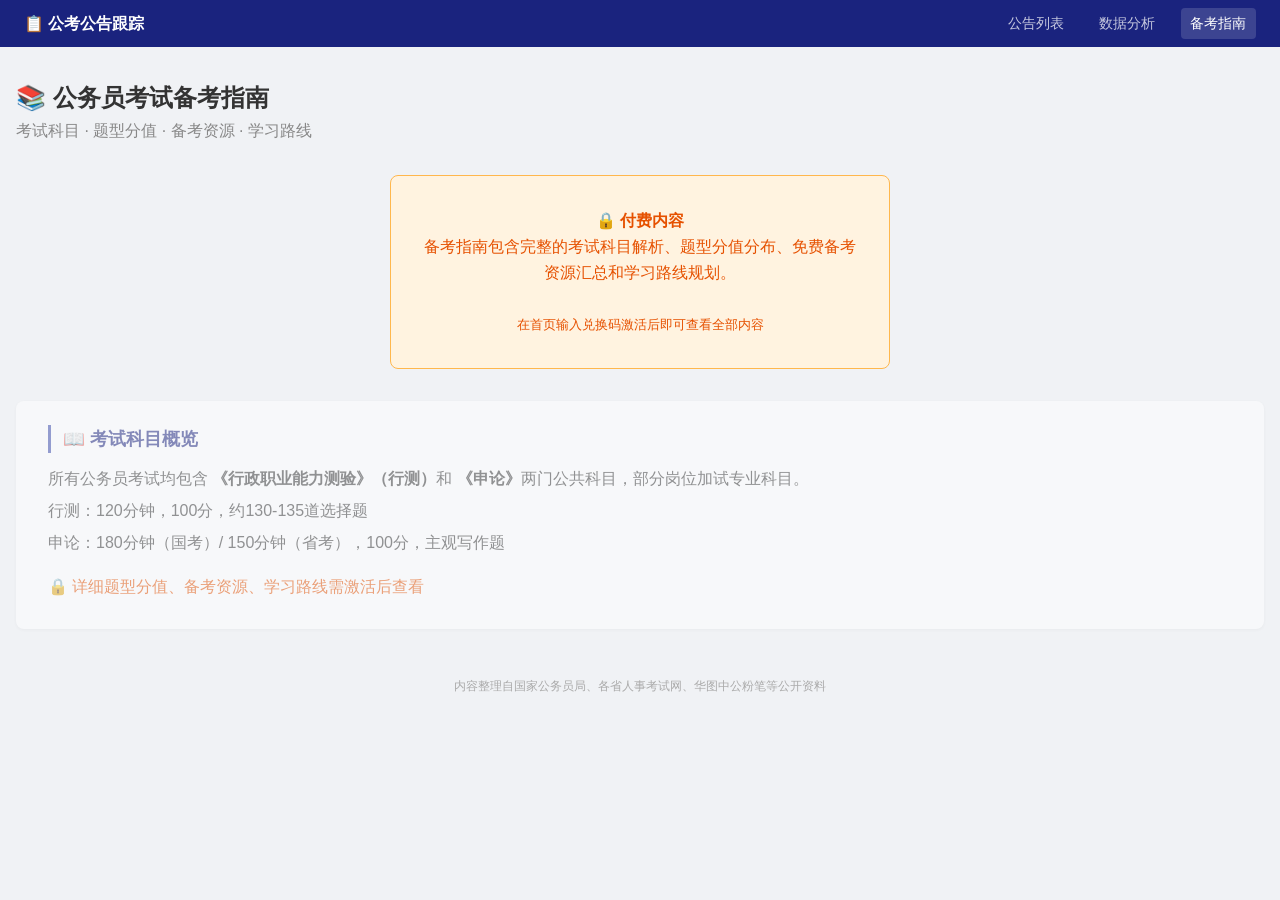
<file: web/guide.html>
<!DOCTYPE html>
<html lang="zh-CN">
<head>
<meta charset="UTF-8">
<meta name="viewport" content="width=device-width, initial-scale=1.0">
<title>备考指南 — 公务员考试公告跟踪</title>
<link rel="stylesheet" href="style.css">
</head>
<body>

<nav class="top-nav">
  <span class="nav-brand">📋 公考公告跟踪</span>
  <div class="nav-links">
    <a href="index.html">公告列表</a>
    <a href="analysis.html">数据分析</a>
    <a href="guide.html" class="nav-active">备考指南</a>
  </div>
</nav>

<main style="margin-top:2rem">
  <h2>📚 公务员考试备考指南</h2>
  <p style="color:#888;margin-bottom:1.5rem">考试科目 · 题型分值 · 备考资源 · 学习路线</p>

  <!-- 免费可见，付费看全部 -->
  <div id="guide-content"></div>
</main>

<footer><p>内容整理自国家公务员局、各省人事考试网、华图中公粉笔等公开资料</p></footer>

<script>
const isPremium = !!localStorage.getItem('gwy_premium_hash');

if (!isPremium) {
  document.getElementById('guide-content').innerHTML = `
    <div class="premium-banner">
      🔒 <strong>付费内容</strong><br>
      备考指南包含完整的考试科目解析、题型分值分布、免费备考资源汇总和学习路线规划。<br><br>
      <small>在首页输入兑换码激活后即可查看全部内容</small>
    </div>
    <div class="guide-section" style="opacity:0.5;pointer-events:none">
      <h3>📖 考试科目概览</h3>
      <p>所有公务员考试均包含 <strong>《行政职业能力测验》（行测）</strong>和 <strong>《申论》</strong>两门公共科目，部分岗位加试专业科目。</p>
      <p>行测：120分钟，100分，约130-135道选择题</p>
      <p>申论：180分钟（国考）/ 150分钟（省考），100分，主观写作题</p>
      <p style="color:#e65100;margin-top:1rem">🔒 详细题型分值、备考资源、学习路线需激活后查看</p>
    </div>
  `;
} else {
  document.getElementById('guide-content').innerHTML = buildGuide();
}

function buildGuide() {
  return `
<!-- ═══════════════ 考试科目 ═══════════════ -->
<div class="guide-section">
  <h3>📖 一、考试科目总览</h3>
  <p>所有公务员考试均包含两门<strong>公共科目</strong>，部分岗位加试<strong>专业科目</strong>：</p>
  <table>
    <tr><th>科目</th><th>类型</th><th>时间</th><th>满分</th><th>题量</th></tr>
    <tr><td><strong>行测</strong><br><small>行政职业能力测验</small></td><td>客观选择题</td><td>120分钟</td><td>100分</td><td>130-135题</td></tr>
    <tr><td><strong>申论</strong></td><td>主观写作题</td><td>国考180分钟<br>省考150分钟</td><td>100分</td><td>4-5大题</td></tr>
    <tr><td><strong>专业科目</strong><br><small>(部分岗位)</small></td><td>客观题为主</td><td>120分钟</td><td>100分</td><td>依岗位而定</td></tr>
  </table>

  <h4>需要加试专业科目的岗位：</h4>
  <ul>
    <li>🛡️ <strong>公安机关人民警察</strong>：公安专业科目</li>
    <li>💰 <strong>金融监管总局</strong>：金融监管专业科目</li>
    <li>📊 <strong>中国证监会</strong>：证券期货专业科目</li>
    <li>🌐 <strong>8个非通用语职位</strong>：外语水平测试</li>
    <li>⚖️ <strong>法院/检察院</strong>（省考）：法律基础知识</li>
  </ul>
</div>

<!-- ═══════════════ 行测详解 ═══════════════ -->
<div class="guide-section">
  <h3>🧮 二、行测题型与分值（2026年国考）</h3>
  <p class="tip">⚠️ 2026年新增"政治理论"模块，单列20题</p>
  <table>
    <tr><th>模块</th><th>题量</th><th>单题分值</th><th>总分</th><th>备考重点</th></tr>
    <tr><td>🟡 <strong>政治理论</strong> <span class="badge badge-国考">新增</span></td><td>20题</td><td>0.8分</td><td>16分</td><td>二十大精神、二十届三中全会、绿色低碳发展</td></tr>
    <tr><td>🟢 常识判断</td><td>20题</td><td>0.5分</td><td>10分</td><td>法律、文史、科技、经济、社会、生态</td></tr>
    <tr><td>🔵 言语理解与表达</td><td>40题</td><td>0.8分</td><td>32分</td><td>逻辑填空、片段阅读、语句表达</td></tr>
    <tr><td>🟠 数量关系</td><td>10-15题</td><td>0.7-1分</td><td>7-12分</td><td>数学运算（省级15题/地市10题）</td></tr>
    <tr><td>🟣 判断推理</td><td>40题</td><td>0.5-0.8分</td><td>26分</td><td>图形推理10 + 定义判断10 + 类比推理10 + 逻辑判断10</td></tr>
    <tr><td>🔴 资料分析</td><td>20题</td><td>1分</td><td>20分</td><td>增长量/率、比重、倍数、平均数</td></tr>
  </table>

  <h4>行测做题策略：</h4>
  <ul>
    <li>✅ 先做<strong>资料分析</strong>（分值最高、最易拿满分）</li>
    <li>✅ 再做<strong>言语理解</strong>和<strong>判断推理</strong>（题量最大）</li>
    <li>✅ <strong>政治理论+常识</strong>快速过（不会就蒙）</li>
    <li>⏱️ <strong>数量关系</strong>放最后（耗时长，选择性放弃难题）</li>
    <li>🎯 目标正确率：资料分析90%+，言语/判断80%+，常识60%+，数量50%+</li>
  </ul>
</div>

<!-- ═══════════════ 申论详解 ═══════════════ -->
<div class="guide-section">
  <h3>✍️ 三、申论题型与分值</h3>
  <table>
    <tr><th>题型</th><th>分值范围</th><th>考察能力</th></tr>
    <tr><td>归纳概括</td><td>10-15分</td><td>阅读理解、信息提取</td></tr>
    <tr><td>综合分析</td><td>15-20分</td><td>逻辑分析、多角度思考</td></tr>
    <tr><td>提出对策</td><td>10-25分</td><td>解决问题、实操能力</td></tr>
    <tr><td>应用文写作</td><td>20-25分</td><td>公文格式、语言规范</td></tr>
    <tr><td><strong>文章写作</strong></td><td><strong>30分</strong></td><td>综合论述、思想深度</td></tr>
  </table>

  <div class="card-row" style="margin-top:1rem">
    <div class="card"><div class="card-num">3类</div><div class="card-label">国考申论分类<br>省部级/地市级/行政执法</div></div>
    <div class="card"><div class="card-num">3类</div><div class="card-label">省考申论分类<br>申论1/申论2/申论3</div></div>
    <div class="card"><div class="card-num">800-1200字</div><div class="card-label">大作文字数要求</div></div>
    <div class="card"><div class="card-num">180分钟</div><div class="card-label">国考申论时限<br>省考多为150分钟</div></div>
  </div>
</div>

<!-- ═══════════════ 成绩计算 ═══════════════ -->
<div class="guide-section">
  <h3>📊 四、笔试成绩合成</h3>
  <table>
    <tr><th>职位类型</th><th>行测占比</th><th>申论占比</th><th>专业科目占比</th></tr>
    <tr><td>普通职位</td><td>50%</td><td>50%</td><td>—</td></tr>
    <tr><td>公安机关人民警察</td><td>40%</td><td>30%</td><td>30%</td></tr>
    <tr><td>金融监管总局</td><td>25%</td><td>25%</td><td>50%</td></tr>
    <tr><td>证监会</td><td>25%</td><td>25%</td><td>50%</td></tr>
  </table>
</div>

<!-- ═══════════════ 免费资源 ═══════════════ -->
<div class="guide-section">
  <h3>🆓 五、免费备考资源</h3>

  <h4>🏫 高校图书馆资源（强烈推荐）</h4>
  <div class="card-row">
    <div class="card">
      <div class="card-label" style="font-size:1rem;font-weight:700">上岸考公网</div>
      <div class="card-num" style="font-size:0.9rem">shangankaogong.net</div>
      <div class="card-label">中科携手中公华图联合研发<br>500+讲师、视频课程量最大<br>支持错题本+专项练习+知识点溯源<br>需校园网IP注册（免费）</div>
    </div>
    <div class="card">
      <div class="card-label" style="font-size:1rem;font-weight:700">中科VIPExam</div>
      <div class="card-num" style="font-size:0.9rem">vipexam.cn</div>
      <div class="card-label">2200+考试科目覆盖<br>历年真题+模拟试卷<br>支持模拟自测+错题组卷<br>高校图书馆免费试用</div>
    </div>
  </div>

  <h4 style="margin-top:1.5rem">📱 高频使用的免费工具</h4>
  <table>
    <tr><th>平台</th><th>类型</th><th>核心功能</th><th>获取方式</th></tr>
    <tr><td><strong>粉笔</strong></td><td>App</td><td>题库最大、真题最全、模考大赛</td><td>应用商店免费下载</td></tr>
    <tr><td><strong>华图在线</strong></td><td>App</td><td>视频课+题库+直播</td><td>应用商店免费下载</td></tr>
    <tr><td><strong>中公题库</strong></td><td>App</td><td>题库+每日一练+错题本</td><td>应用商店免费下载</td></tr>
    <tr><td><strong>人民日报</strong></td><td>App/网站</td><td>申论素材积累（评论版）</td><td>免费</td></tr>
    <tr><td><strong>学习强国</strong></td><td>App</td><td>政治理论+时政热点</td><td>免费</td></tr>
    <tr><td><strong>B站</strong></td><td>网站/App</td><td>免费公开课（刘文超、李梦娇等）</td><td>免费</td></tr>
    <tr><td><strong>国家公务员局</strong></td><td>网站</td><td>官方大纲+职位表</td><td>scs.gov.cn</td></tr>
  </table>
</div>

<!-- ═══════════════ 学习路线 ═══════════════ -->
<div class="guide-section">
  <h3>🗺️ 六、备考学习路线</h3>

  <div class="timeline">
    <div class="tl-item">
      <div class="tl-phase">第 1 阶段</div>
      <div class="tl-title">📚 基础学习（1-2个月）</div>
      <div class="tl-desc">
        系统学习行测六大模块+申论五大题型<br>
        • 每天2-3小时视频课 + 配套练习题<br>
        • 重点：资料分析公式、言语理解技巧、判断推理规律<br>
        • 推荐资源：B站免费课 / 粉笔系统班
      </div>
    </div>
    <div class="tl-item">
      <div class="tl-phase">第 2 阶段</div>
      <div class="tl-title">✏️ 强化刷题（1-2个月）</div>
      <div class="tl-desc">
        模块化刷题 + 错题整理<br>
        • 每天一套行测（计时）+ 一道申论小题<br>
        • 错题本记录 + 每周复盘<br>
        • 推荐资源：粉笔题库 / 历年真题
      </div>
    </div>
    <div class="tl-item">
      <div class="tl-phase">第 3 阶段</div>
      <div class="tl-title">🎯 套题冲刺（1个月）</div>
      <div class="tl-desc">
        全真模拟 + 查漏补缺<br>
        • 每天一套完整行测+申论（严格计时）<br>
        • 每周参加粉笔模考，看排名定位<br>
        • 重点突破薄弱模块
      </div>
    </div>
    <div class="tl-item">
      <div class="tl-phase">第 4 阶段</div>
      <div class="tl-title">🔥 考前突击（2周）</div>
      <div class="tl-desc">
        时政热点 + 心态调整<br>
        • 政治理论时政押题 + 申论热点话题<br>
        • 回顾错题本 + 公式/技巧速记<br>
        • 调整作息，保持状态
      </div>
    </div>
  </div>

  <div class="card-row" style="margin-top:1.5rem">
    <div class="card"><div class="card-num">3-6个月</div><div class="card-label">建议总备考周期</div></div>
    <div class="card"><div class="card-num">4-6h/天</div><div class="card-label">在职备考建议<br>全职建议8-10h/天</div></div>
    <div class="card"><div class="card-num">5000+题</div><div class="card-label">行测刷题目标量</div></div>
    <div class="card"><div class="card-num">50+篇</div><div class="card-label">申论练习目标量</div></div>
  </div>
</div>

<!-- ═══════════════ 招考要求 ═══════════════ -->
<div class="guide-section">
  <h3>📋 七、常见招考要求</h3>
  <table>
    <tr><th>条件</th><th>国考</th><th>省考</th><th>选调生</th></tr>
    <tr><td>年龄</td><td>18-38周岁<br>应届硕博放宽至43岁</td><td>18-35周岁<br>硕博放宽至40岁</td><td>18-30周岁<br>（各省略不同）</td></tr>
    <tr><td>学历</td><td>大专及以上</td><td>大专及以上</td><td>全日制本科及以上</td></tr>
    <tr><td>专业</td><td>依岗位要求</td><td>依岗位要求</td><td>不限专业居多</td></tr>
    <tr><td>政治面貌</td><td>少数岗位要求党员</td><td>少数岗位要求党员</td><td><strong>党员/预备党员优先</strong></td></tr>
    <tr><td>基层经验</td><td>中央机关多数要求2年</td><td>少数岗位要求</td><td>一般不要求</td></tr>
    <tr><td>应届限制</td><td>约60%岗位限应届</td><td>约30-50%限应届</td><td><strong>全部限应届</strong></td></tr>
  </table>
</div>
  `;
}
</script>
</body>
</html>
</file>
<file: web/style.css>
/* 公务员考试公告跟踪 — 整体样式 */
* { box-sizing: border-box; margin: 0; padding: 0; }
body {
  font-family: "Microsoft YaHei", "微软雅黑", -apple-system, sans-serif;
  background: #f0f2f5; color: #333; line-height: 1.6;
}

/* ─── 顶部导航 ─── */
.top-nav {
  display: flex; justify-content: space-between; align-items: center;
  background: #1a237e; color: #fff; padding: 0.5rem 1.5rem;
}
.nav-brand { font-weight: 700; font-size: 1rem; }
.nav-links { display: flex; gap: 1rem; }
.nav-links a {
  color: rgba(255,255,255,0.75); text-decoration: none;
  font-size: 0.85rem; padding: 0.3rem 0.6rem; border-radius: 4px; transition: 0.2s;
}
.nav-links a:hover, .nav-links a.nav-active { color: #fff; background: rgba(255,255,255,0.15); }

/* ─── Header ─── */
header {
  background: linear-gradient(135deg, #1a237e, #283593); color: #fff;
  padding: 1rem 2rem 1.2rem; text-align: center;
}
header h1 { font-size: 1.3rem; margin-bottom: 0.15rem; }
.subtitle { font-size: 0.75rem; opacity: 0.7; }

/* ─── 激活栏 ─── */
.activate-bar {
  margin: 0.75rem auto 0; max-width: 500px;
  display: flex; justify-content: center; align-items: center; gap: 0.5rem;
  font-size: 0.8rem; background: rgba(255,255,255,0.1); padding: 0.4rem 0.8rem; border-radius: 8px;
}
#activate-code {
  padding: 0.3rem 0.5rem; border: none; border-radius: 4px;
  font-size: 0.8rem; width: 160px; font-family: monospace; text-transform: uppercase;
}
#activate-btn {
  padding: 0.3rem 0.75rem; border: none; border-radius: 4px;
  background: #ffb300; color: #333; font-weight: 700; cursor: pointer; font-size: 0.8rem;
}
#activate-btn:hover { background: #ffa000; }
#activate-done { color: #81c784; font-weight: 600; }

/* ─── Toolbar ─── */
.toolbar {
  display: flex; justify-content: center; gap: 0.5rem;
  margin-top: 0.6rem; flex-wrap: wrap; align-items: center;
}
.toolbar select, .toolbar input {
  padding: 0.35rem 0.6rem; border: 1px solid rgba(255,255,255,0.3);
  border-radius: 6px; font-size: 0.8rem; background: rgba(255,255,255,0.95); color: #333;
}
.toolbar input { width: 160px; }
.toggle-label { color: rgba(255,255,255,0.85); font-size: 0.75rem; cursor: pointer; display: flex; align-items: center; gap: 0.2rem; }
.btn-export {
  padding: 0.35rem 0.75rem; border: none; border-radius: 6px;
  font-size: 0.78rem; background: #4caf50; color: #fff; cursor: pointer; font-weight: 600;
}
.btn-export.locked { background: #757575; cursor: not-allowed; opacity: 0.7; }

.btn-star, .btn-notify {
  padding: 0.35rem 0.6rem; border: 1px solid rgba(255,255,255,0.3); border-radius: 6px;
  font-size: 0.78rem; background: rgba(255,255,255,0.1); color: rgba(255,255,255,0.8); cursor: pointer;
  transition: 0.2s;
}
.btn-star.active { background: #ffb300; color: #333; border-color: #ffb300; font-weight: 700; }
.btn-notify.active { background: #ef5350; color: #fff; border-color: #ef5350; font-weight: 700; }
.update-time { color: rgba(255,255,255,0.6); font-size: 0.7rem; }

/* ─── Main ─── */
main { max-width: 1300px; margin: 1rem auto; padding: 0 1rem; }

.stats-bar {
  background: #fff; padding: 0.6rem 1rem; border-radius: 8px;
  margin-bottom: 0.75rem; display: flex; gap: 0.75rem;
  align-items: center; flex-wrap: wrap; font-size: 0.82rem; box-shadow: 0 1px 3px rgba(0,0,0,0.06);
}
.stat-main { font-weight: 600; }
.stat-tag { padding: 0.15rem 0.5rem; border-radius: 4px; font-size: 0.75rem; }
.stat-tag.green { background: #e8f5e9; color: #2e7d32; }
.stat-tag.blue  { background: #e3f2fd; color: #1565c0; }
.stat-tag.orange { background: #fff3e0; color: #e65100; }
.stat-tag.yellow { background: #fffde7; color: #f9a825; }

/* ─── Table ─── */
table { width: 100%; border-collapse: collapse; background: #fff; border-radius: 8px; overflow: hidden; box-shadow: 0 1px 3px rgba(0,0,0,0.06); }
th, td { padding: 0.45rem 0.55rem; text-align: left; border-bottom: 1px solid #eee; font-size: 0.78rem; vertical-align: middle; }
th { background: #fafafa; font-weight: 600; color: #555; white-space: nowrap; font-size: 0.73rem; }
tr:hover { background: #f8f9ff; }
.notice-row { cursor: pointer; }

.expand-col { width: 24px; }
.expand-cell { text-align: center; font-size: 0.7rem; color: #999; }
.expand-icon { cursor: pointer; transition: 0.2s; }

.star-col { width: 28px; }
.star-cell { text-align: center; }
.star-icon { cursor: pointer; font-size: 1rem; color: #ccc; transition: 0.2s; user-select: none; }
.star-icon:hover { color: #ffb300; transform: scale(1.2); }
.star-icon.starred { color: #ffb300; }
.province { font-weight: 600; white-space: nowrap; min-width: 3em; }
.title { max-width: 280px; }
.title a { color: #1a237e; text-decoration: none; }
.title a:hover { text-decoration: underline; }
.date-cell { white-space: nowrap; font-size: 0.76rem; color: #555; line-height: 1.4; }
.count-cell { white-space: nowrap; text-align: center; }
.count-cell strong { color: #e65100; font-size: 0.85rem; }
.empty, .loading, .error { text-align: center; padding: 2rem; }

.pos-badge {
  display: inline-block; font-size: 0.7rem; background: #e8eaf6; color: #3949ab;
  padding: 0.05rem 0.35rem; border-radius: 3px; margin-left: 0.3rem;
}

/* 职位筛选工具栏 */
.pos-toolbar {
  display: flex; gap: 0.5rem; align-items: center; margin-bottom: 0.5rem; flex-wrap: wrap;
}
.pos-filter {
  flex: 1; min-width: 200px; padding: 0.35rem 0.6rem; border: 1px solid #ddd;
  border-radius: 6px; font-size: 0.8rem;
}
.pos-filter:focus { border-color: #3949ab; outline: none; box-shadow: 0 0 0 2px rgba(57,73,171,0.15); }
.pos-count { font-size: 0.75rem; color: #888; white-space: nowrap; }
.pos-table-wrap { max-height: 400px; overflow-y: auto; }

/* ─── 职位展开面板 ─── */
.position-row td { padding: 0; background: #fafbff; }
.position-panel { padding: 0.5rem 1rem; }
.pos-table { width: 100%; font-size: 0.73rem; }
.pos-table th { background: #e8eaf6; font-size: 0.7rem; padding: 0.25rem 0.4rem; }
.pos-table td { font-size: 0.72rem; padding: 0.2rem 0.4rem; }

.premium-blur {
  padding: 1.5rem; text-align: center; color: #999;
  background: linear-gradient(180deg, rgba(255,255,255,0) 0%, rgba(238,238,238,1) 60%);
  font-size: 0.85rem;
}

/* ─── Badges ─── */
.badge {
  display: inline-block; padding: 0.1rem 0.45rem; border-radius: 3px;
  font-size: 0.68rem; white-space: nowrap; font-weight: 500;
}
.badge-国考 { background: #ffebee; color: #c62828; }
.badge-省考 { background: #e3f2fd; color: #1565c0; }
.badge-选调 { background: #e8f5e9; color: #2e7d32; }
.badge-定向选调 { background: #fff3e0; color: #e65100; }
.badge-特殊选调 { background: #f3e5f5; color: #6a1b9a; }

/* ─── 倒计时 ─── */
.countdown-col { text-align: center; white-space: nowrap; min-width: 5em; }
.countdown-cell { text-align: center; white-space: nowrap; font-weight: 600; font-size: 0.76rem; }
.countdown-cell.urgent  { color: #c62828; background: #fff5f5; }
.countdown-cell.soon    { color: #e65100; background: #fff8e1; }
.countdown-cell.normal  { color: #2e7d32; }
.countdown-cell.far     { color: #78909c; }
.countdown-cell.expired { color: #aaa; text-decoration: line-through; }

/* ─── 状态 ─── */
.status-tag {
  display: inline-block; padding: 0.12rem 0.4rem; border-radius: 4px;
  font-size: 0.7rem; white-space: nowrap; font-weight: 600;
}
.status-open     { background: #c8e6c9; color: #1b5e20; }
.status-urgent   { background: #ffcdd2; color: #b71c1c; animation: pulse 1.5s infinite; }
.status-upcoming { background: #fff9c4; color: #f57f17; }
.status-exam     { background: #e1bee7; color: #4a148c; }
.status-done     { background: #eee; color: #999; }
.status-tbd      { background: #f5f5f5; color: #999; }
@keyframes pulse { 0%,100%{opacity:1} 50%{opacity:0.6} }

/* ─── 分析页 ─── */
.premium-banner {
  background: #fff3e0; border: 1px solid #ffb74d; border-radius: 8px;
  padding: 2rem; text-align: center; color: #e65100; font-size: 1rem;
  margin: 2rem auto; max-width: 500px;
}

.card-row { display: grid; grid-template-columns: repeat(auto-fit, minmax(160px, 1fr)); gap: 1rem; margin-bottom: 1.5rem; }
.card { background: #fff; padding: 1rem; border-radius: 8px; text-align: center; box-shadow: 0 1px 3px rgba(0,0,0,0.06); }
.card-num { font-size: 1.8rem; font-weight: 800; color: #1a237e; }
.card-label { font-size: 0.75rem; color: #888; margin-top: 0.25rem; }

.chart-grid { display: grid; grid-template-columns: repeat(auto-fit, minmax(400px, 1fr)); gap: 1rem; margin-bottom: 2rem; }
.chart-card { background: #fff; padding: 1rem; border-radius: 8px; box-shadow: 0 1px 3px rgba(0,0,0,0.06); }
.chart-card h3 { font-size: 0.9rem; margin-bottom: 0.75rem; color: #444; }
.chart-card canvas { max-height: 300px; }

/* ─── Footer ─── */
footer { text-align: center; padding: 1.5rem; color: #aaa; font-size: 0.75rem; }

/* ─── 备考指南 ─── */
.guide-section {
  background: #fff; padding: 1.5rem 2rem; border-radius: 8px;
  margin-bottom: 1.5rem; box-shadow: 0 1px 3px rgba(0,0,0,0.06);
}
.guide-section h3 { font-size: 1.1rem; color: #1a237e; margin-bottom: 0.75rem; border-left: 3px solid #3949ab; padding-left: 0.75rem; }
.guide-section h4 { font-size: 0.9rem; color: #555; margin: 1rem 0 0.5rem; }
.guide-section p { margin: 0.3rem 0; line-height: 1.7; }
.guide-section ul { margin: 0.5rem 0; padding-left: 1.2rem; }
.guide-section li { margin: 0.3rem 0; font-size: 0.85rem; line-height: 1.6; }
.guide-section .tip { background: #fff8e1; padding: 0.5rem 1rem; border-radius: 6px; font-size: 0.85rem; color: #e65100; }
.guide-section table { margin-top: 0.5rem; }

/* 学习路径时间线 */
.timeline { margin: 1rem 0; }
.tl-item {
  display: flex; gap: 1rem; padding: 0.75rem 0; border-bottom: 1px solid #eee; align-items: flex-start;
}
.tl-phase {
  background: #3949ab; color: #fff; padding: 0.2rem 0.6rem; border-radius: 4px;
  font-size: 0.75rem; font-weight: 700; white-space: nowrap; min-width: 4.5em; text-align: center;
}
.tl-title { font-weight: 700; font-size: 0.9rem; min-width: 10em; color: #333; }
.tl-desc { font-size: 0.82rem; color: #666; line-height: 1.6; }

@media (max-width: 900px) {
  table { font-size: 0.7rem; }
  th, td { padding: 0.35rem 0.4rem; }
  .title { max-width: 150px; }
  .toolbar { flex-direction: column; align-items: stretch; }
  .chart-grid { grid-template-columns: 1fr; }
  .tl-item { flex-direction: column; gap: 0.3rem; }
  .guide-section { padding: 1rem; }
}
</file>
